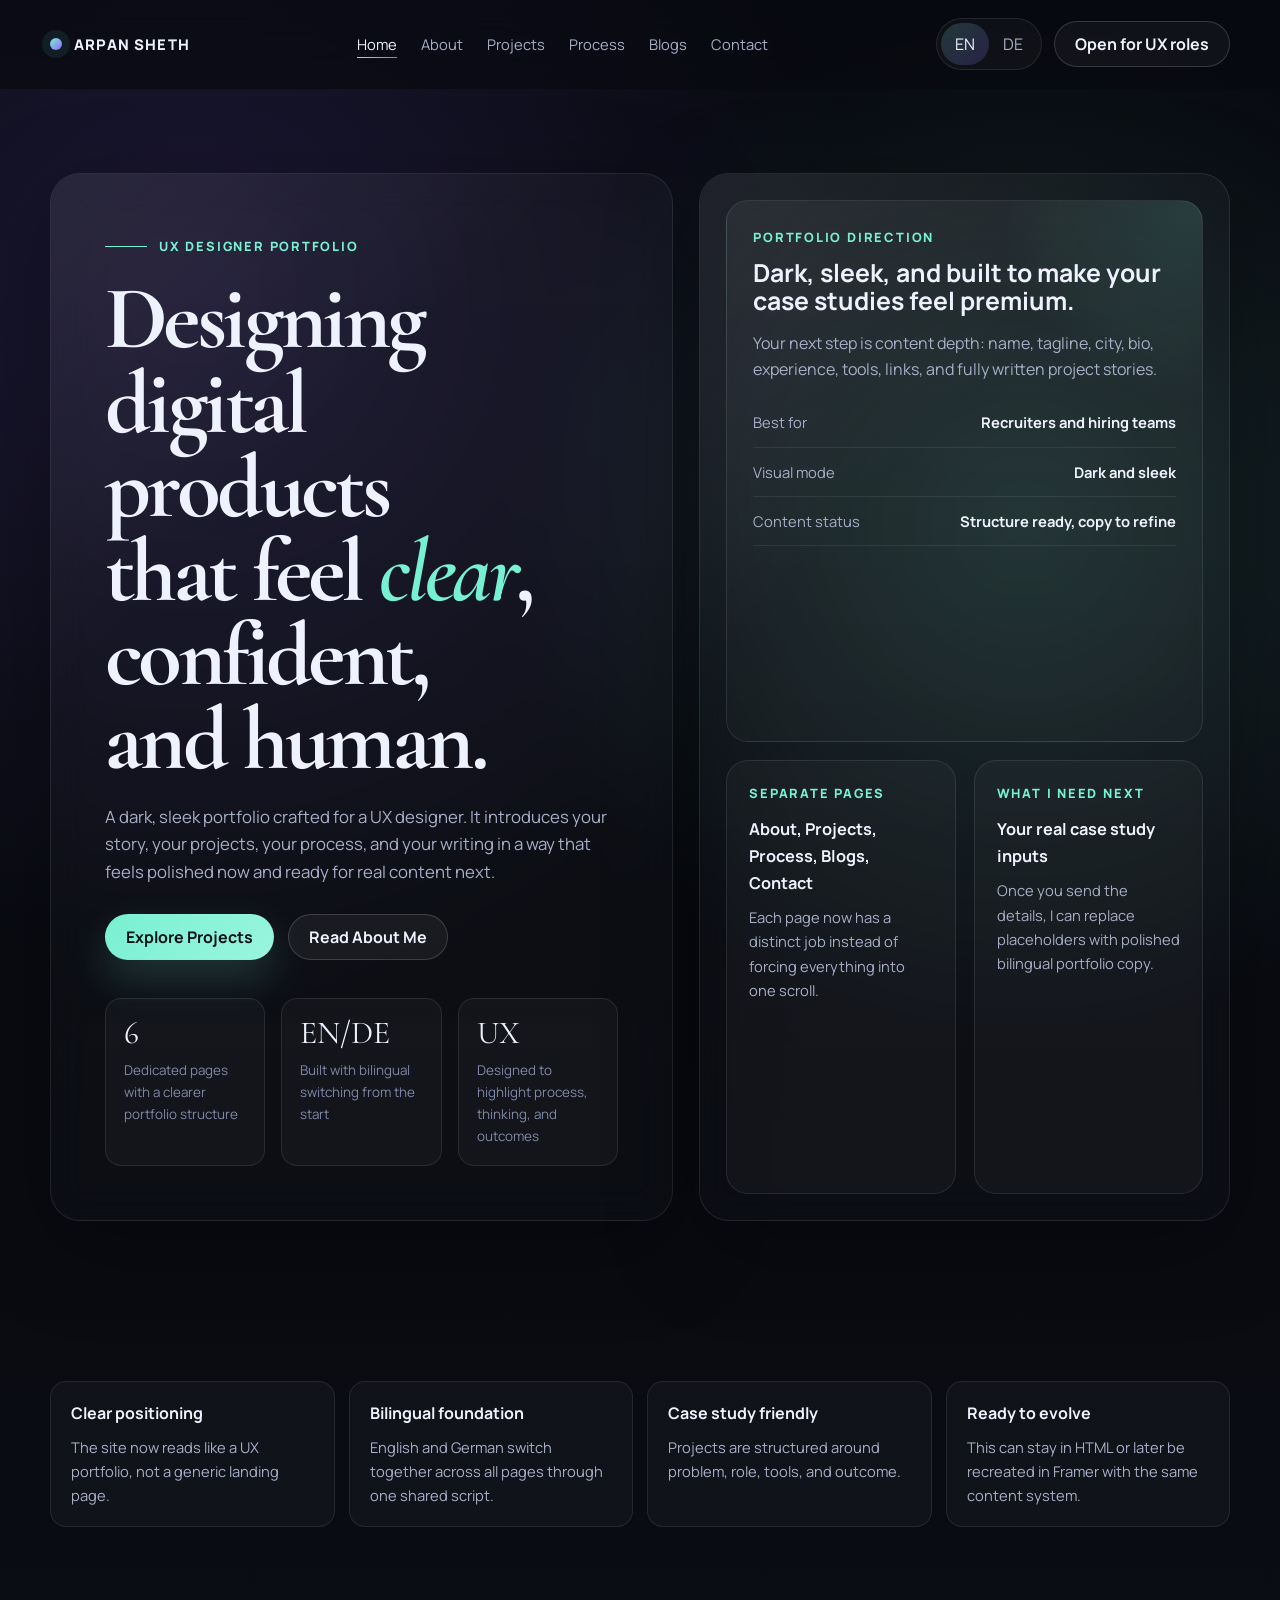
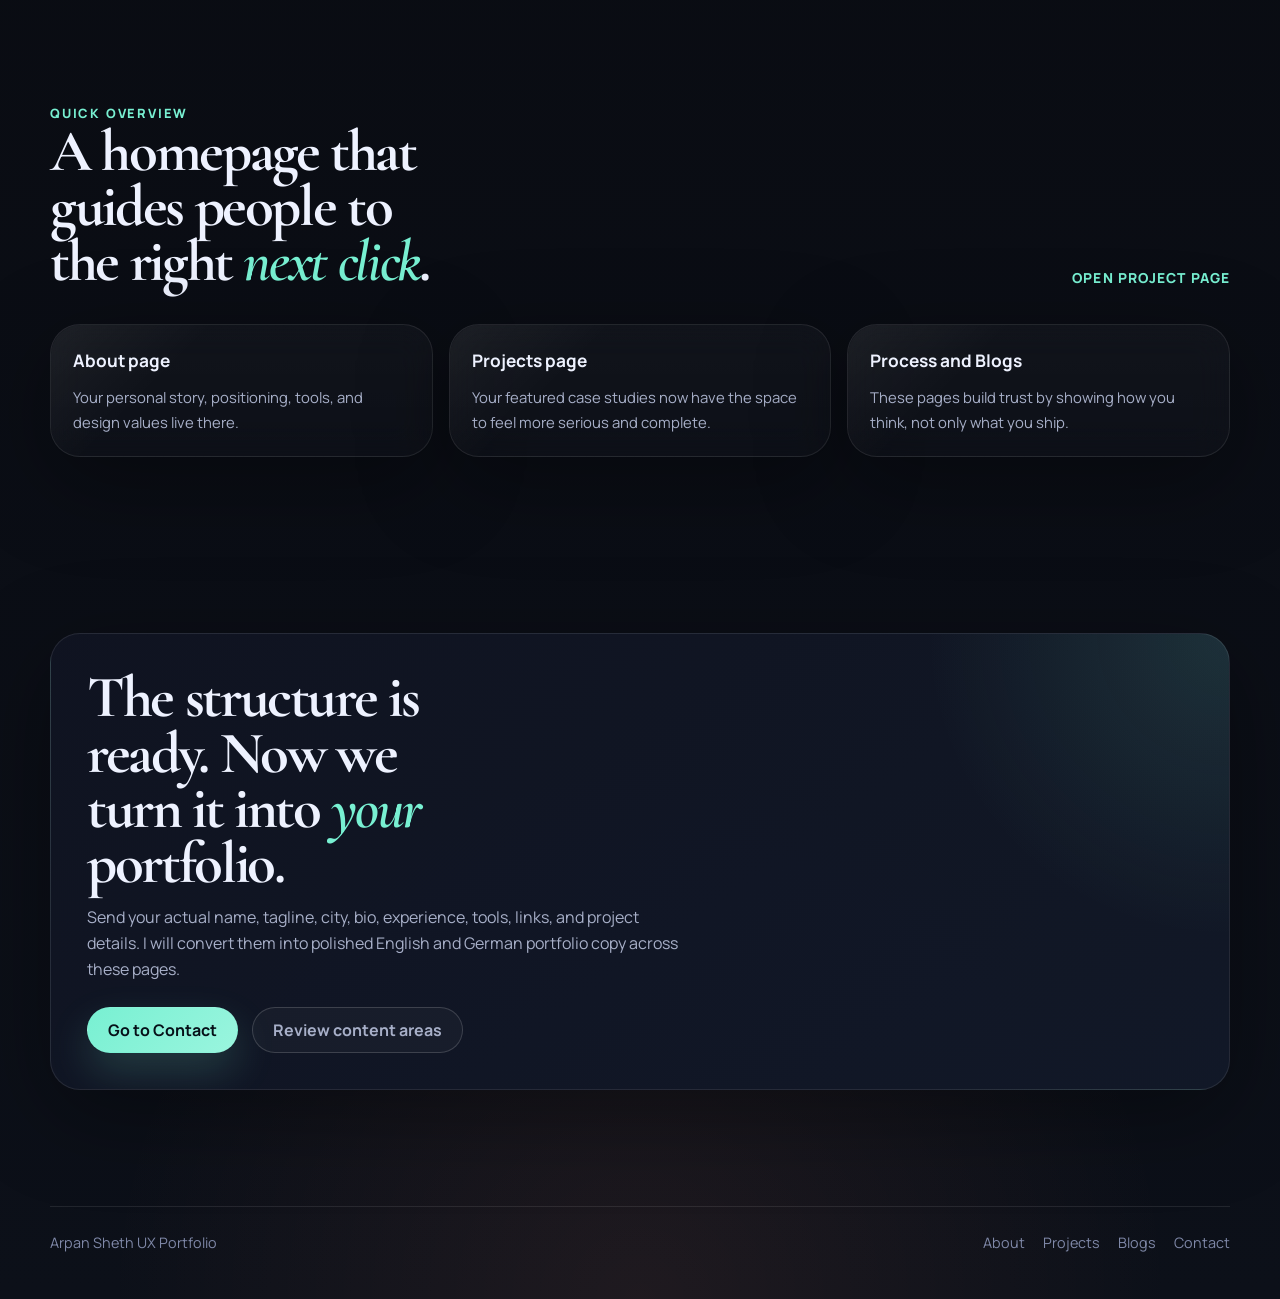
<file: index.html>
<!DOCTYPE html>
<html lang="en">
<head>
  <meta charset="UTF-8">
  <meta name="viewport" content="width=device-width, initial-scale=1.0">
  <title>Arpan Sheth | UX Designer Portfolio</title>
  <meta
    name="description"
    content="Dark bilingual UX portfolio for Arpan Sheth with separate About, Projects, Process, Blogs, and Contact pages."
  >
  <link rel="preconnect" href="https://fonts.googleapis.com">
  <link rel="preconnect" href="https://fonts.gstatic.com" crossorigin>
  <link
    href="https://fonts.googleapis.com/css2?family=Manrope:wght@400;500;600;700;800&family=Cormorant+Garamond:wght@500;600;700&display=swap"
    rel="stylesheet"
  >
  <link rel="stylesheet" href="styles.css">
</head>
<body>
  <header class="site-header" id="siteHeader">
    <div class="shell">
      <nav class="nav" aria-label="Primary">
        <a class="brand" href="index.html">
          <span class="brand-mark"></span>
          <span>Arpan Sheth</span>
        </a>

        <ul class="nav-links">
          <li><a class="active" href="index.html" data-en="Home" data-de="Start">Home</a></li>
          <li><a href="about.html" data-en="About" data-de="Uber mich">About</a></li>
          <li><a href="projects.html" data-en="Projects" data-de="Projekte">Projects</a></li>
          <li><a href="process.html" data-en="Process" data-de="Prozess">Process</a></li>
          <li><a href="blogs.html" data-en="Blogs" data-de="Blog">Blogs</a></li>
          <li><a href="contact.html" data-en="Contact" data-de="Kontakt">Contact</a></li>
        </ul>

        <div class="nav-actions">
          <div class="lang-switch" aria-label="Language switch">
            <button type="button" data-lang-switch="en">EN</button>
            <button type="button" data-lang-switch="de">DE</button>
          </div>
          <a class="nav-cta" href="contact.html" data-en="Open for UX roles" data-de="Offen fur UX Rollen">Open for UX roles</a>
        </div>
      </nav>
    </div>
  </header>

  <main>
    <section class="hero">
      <div class="shell">
        <div class="hero-grid">
          <article class="hero-copy reveal">
            <div class="eyebrow" data-en="UX Designer Portfolio" data-de="UX Designer Portfolio">UX Designer Portfolio</div>
            <h1
              data-en="Designing digital products that feel <em>clear</em>, confident, and human."
              data-de="Ich gestalte digitale Produkte, die sich <em>klar</em>, sicher und menschlich anfuhlen."
            >
              Designing digital products that feel <em>clear</em>, confident, and human.
            </h1>
            <p
              class="hero-lead"
              data-en="A dark, sleek portfolio crafted for a UX designer. It introduces your story, your projects, your process, and your writing in a way that feels polished now and ready for real content next."
              data-de="Ein dunkles, elegantes Portfolio fur einen UX Designer. Es zeigt deine Geschichte, deine Projekte, deinen Prozess und dein Schreiben in einer Form, die jetzt schon stark wirkt und bereit fur echte Inhalte ist."
            >
              A dark, sleek portfolio crafted for a UX designer. It introduces your story, your projects, your process, and your writing in a way that feels polished now and ready for real content next.
            </p>

            <div class="hero-actions">
              <a class="button primary" href="projects.html" data-en="Explore Projects" data-de="Projekte ansehen">Explore Projects</a>
              <a class="button secondary" href="about.html" data-en="Read About Me" data-de="Mehr uber mich">Read About Me</a>
            </div>

            <div class="hero-proof">
              <div class="proof-card">
                <div class="proof-value">6</div>
                <div class="proof-label" data-en="Dedicated pages with a clearer portfolio structure" data-de="Eigene Seiten mit klarerer Portfolio Struktur">Dedicated pages with a clearer portfolio structure</div>
              </div>
              <div class="proof-card">
                <div class="proof-value">EN/DE</div>
                <div class="proof-label" data-en="Built with bilingual switching from the start" data-de="Von Anfang an mit Sprachwechsel aufgebaut">Built with bilingual switching from the start</div>
              </div>
              <div class="proof-card">
                <div class="proof-value">UX</div>
                <div class="proof-label" data-en="Designed to highlight process, thinking, and outcomes" data-de="Entwickelt, um Prozess, Denken und Ergebnisse zu zeigen">Designed to highlight process, thinking, and outcomes</div>
              </div>
            </div>
          </article>

          <aside class="hero-panel reveal">
            <div class="panel-stack">
              <div class="panel-highlight">
                <div class="mini-label" data-en="Portfolio Direction" data-de="Portfolio Richtung">Portfolio Direction</div>
                <div
                  class="panel-title"
                  data-en="Dark, sleek, and built to make your case studies feel premium."
                  data-de="Dunkel, elegant und darauf ausgelegt, deine Case Studies hochwertig wirken zu lassen."
                >
                  Dark, sleek, and built to make your case studies feel premium.
                </div>
                <p
                  class="panel-copy"
                  data-en="Your next step is content depth: name, tagline, city, bio, experience, tools, links, and fully written project stories."
                  data-de="Der nachste Schritt ist inhaltliche Tiefe: Name, Tagline, Stadt, Bio, Erfahrung, Tools, Links und voll ausgearbeitete Projektgeschichten."
                >
                  Your next step is content depth: name, tagline, city, bio, experience, tools, links, and fully written project stories.
                </p>

                <div class="signal-list">
                  <div class="signal-item">
                    <span data-en="Best for" data-de="Am besten fur">Best for</span>
                    <strong data-en="Recruiters and hiring teams" data-de="Recruiter und Hiring Teams">Recruiters and hiring teams</strong>
                  </div>
                  <div class="signal-item">
                    <span data-en="Visual mode" data-de="Visueller Stil">Visual mode</span>
                    <strong data-en="Dark and sleek" data-de="Dunkel und elegant">Dark and sleek</strong>
                  </div>
                  <div class="signal-item">
                    <span data-en="Content status" data-de="Inhaltsstatus">Content status</span>
                    <strong data-en="Structure ready, copy to refine" data-de="Struktur fertig, Texte folgen">Structure ready, copy to refine</strong>
                  </div>
                </div>
              </div>

              <div class="panel-grid">
                <div class="snapshot">
                  <div class="mini-label" data-en="Separate Pages" data-de="Eigene Seiten">Separate Pages</div>
                  <strong data-en="About, Projects, Process, Blogs, Contact" data-de="Uber mich, Projekte, Prozess, Blog, Kontakt">About, Projects, Process, Blogs, Contact</strong>
                  <p data-en="Each page now has a distinct job instead of forcing everything into one scroll." data-de="Jede Seite hat jetzt eine klare Aufgabe, statt alles in einen langen Scroll zu drangen.">Each page now has a distinct job instead of forcing everything into one scroll.</p>
                </div>

                <div class="snapshot">
                  <div class="mini-label" data-en="What I Need Next" data-de="Was ich als Nächstes brauche">What I Need Next</div>
                  <strong data-en="Your real case study inputs" data-de="Deine echten Case Study Inhalte">Your real case study inputs</strong>
                  <p data-en="Once you send the details, I can replace placeholders with polished bilingual portfolio copy." data-de="Sobald du die Details sendest, ersetze ich die Platzhalter durch ausgearbeitete zweisprachige Portfolio Texte.">Once you send the details, I can replace placeholders with polished bilingual portfolio copy.</p>
                </div>
              </div>
            </div>
          </aside>
        </div>
      </div>
    </section>

    <section class="section">
      <div class="shell">
        <div class="marquee reveal">
          <div class="marquee-card">
            <strong data-en="Clear positioning" data-de="Klare Positionierung">Clear positioning</strong>
            <p data-en="The site now reads like a UX portfolio, not a generic landing page." data-de="Die Seite wirkt jetzt wie ein UX Portfolio und nicht wie eine allgemeine Landingpage.">The site now reads like a UX portfolio, not a generic landing page.</p>
          </div>
          <div class="marquee-card">
            <strong data-en="Bilingual foundation" data-de="Zweisprachige Basis">Bilingual foundation</strong>
            <p data-en="English and German switch together across all pages through one shared script." data-de="Englisch und Deutsch wechseln auf allen Seiten uber ein gemeinsames Skript.">English and German switch together across all pages through one shared script.</p>
          </div>
          <div class="marquee-card">
            <strong data-en="Case study friendly" data-de="Case Study freundlich">Case study friendly</strong>
            <p data-en="Projects are structured around problem, role, tools, and outcome." data-de="Projekte sind nach Problem, Rolle, Tools und Ergebnis aufgebaut.">Projects are structured around problem, role, tools, and outcome.</p>
          </div>
          <div class="marquee-card">
            <strong data-en="Ready to evolve" data-de="Bereit zum Ausbau">Ready to evolve</strong>
            <p data-en="This can stay in HTML or later be recreated in Framer with the same content system." data-de="Das kann in HTML bleiben oder spater in Framer mit demselben Inhaltssystem nachgebaut werden.">This can stay in HTML or later be recreated in Framer with the same content system.</p>
          </div>
        </div>
      </div>
    </section>

    <section class="section">
      <div class="shell">
        <div class="section-head reveal">
          <div>
            <div class="section-kicker" data-en="Quick Overview" data-de="Schneller Uberblick">Quick Overview</div>
            <h2
              data-en="A homepage that guides people to the right <em>next click</em>."
              data-de="Eine Startseite, die Besucher zum richtigen <em>nächsten Klick</em> fuhrt."
            >
              A homepage that guides people to the right <em>next click</em>.
            </h2>
          </div>
          <a class="section-link" href="projects.html" data-en="Open project page" data-de="Projektseite offnen">Open project page</a>
        </div>

        <div class="info-grid">
          <article class="info-card reveal">
            <strong data-en="About page" data-de="Uber mich Seite">About page</strong>
            <p data-en="Your personal story, positioning, tools, and design values live there." data-de="Dort stehen deine Geschichte, Positionierung, Tools und Designwerte.">Your personal story, positioning, tools, and design values live there.</p>
          </article>
          <article class="info-card reveal">
            <strong data-en="Projects page" data-de="Projektseite">Projects page</strong>
            <p data-en="Your featured case studies now have the space to feel more serious and complete." data-de="Deine wichtigsten Case Studies haben jetzt genug Raum, um ernsthaft und vollstandig zu wirken.">Your featured case studies now have the space to feel more serious and complete.</p>
          </article>
          <article class="info-card reveal">
            <strong data-en="Process and Blogs" data-de="Prozess und Blog">Process and Blogs</strong>
            <p data-en="These pages build trust by showing how you think, not only what you ship." data-de="Diese Seiten schaffen Vertrauen, weil sie zeigen, wie du denkst und nicht nur, was du gestaltest.">These pages build trust by showing how you think, not only what you ship.</p>
          </article>
        </div>
      </div>
    </section>

    <section class="section">
      <div class="shell">
        <div class="cta-band reveal">
          <h2
            data-en="The structure is ready. Now we turn it into <em>your</em> portfolio."
            data-de="Die Struktur steht. Jetzt machen wir daraus <em>dein</em> Portfolio."
          >
            The structure is ready. Now we turn it into <em>your</em> portfolio.
          </h2>
          <p
            data-en="Send your actual name, tagline, city, bio, experience, tools, links, and project details. I will convert them into polished English and German portfolio copy across these pages."
            data-de="Sende mir deinen echten Namen, deine Tagline, Stadt, Bio, Erfahrung, Tools, Links und Projektdetails. Ich verwandle sie in ausgearbeitete Portfolio Texte auf Englisch und Deutsch."
          >
            Send your actual name, tagline, city, bio, experience, tools, links, and project details. I will convert them into polished English and German portfolio copy across these pages.
          </p>
          <div class="cta-actions">
            <a class="button primary" href="contact.html" data-en="Go to Contact" data-de="Zu Kontakt">Go to Contact</a>
            <a class="button ghost" href="about.html" data-en="Review content areas" data-de="Inhaltsbereiche ansehen">Review content areas</a>
          </div>
        </div>
      </div>
    </section>
  </main>

  <footer class="footer">
    <div class="shell">
      <div class="footer-row">
        <div data-en="Arpan Sheth UX Portfolio" data-de="Arpan Sheth UX Portfolio">Arpan Sheth UX Portfolio</div>
        <div class="footer-links">
          <a href="about.html" data-en="About" data-de="Uber mich">About</a>
          <a href="projects.html" data-en="Projects" data-de="Projekte">Projects</a>
          <a href="blogs.html" data-en="Blogs" data-de="Blog">Blogs</a>
          <a href="contact.html" data-en="Contact" data-de="Kontakt">Contact</a>
        </div>
      </div>
    </div>
  </footer>

  <script src="app.js"></script>
</body>
</html>
</file>
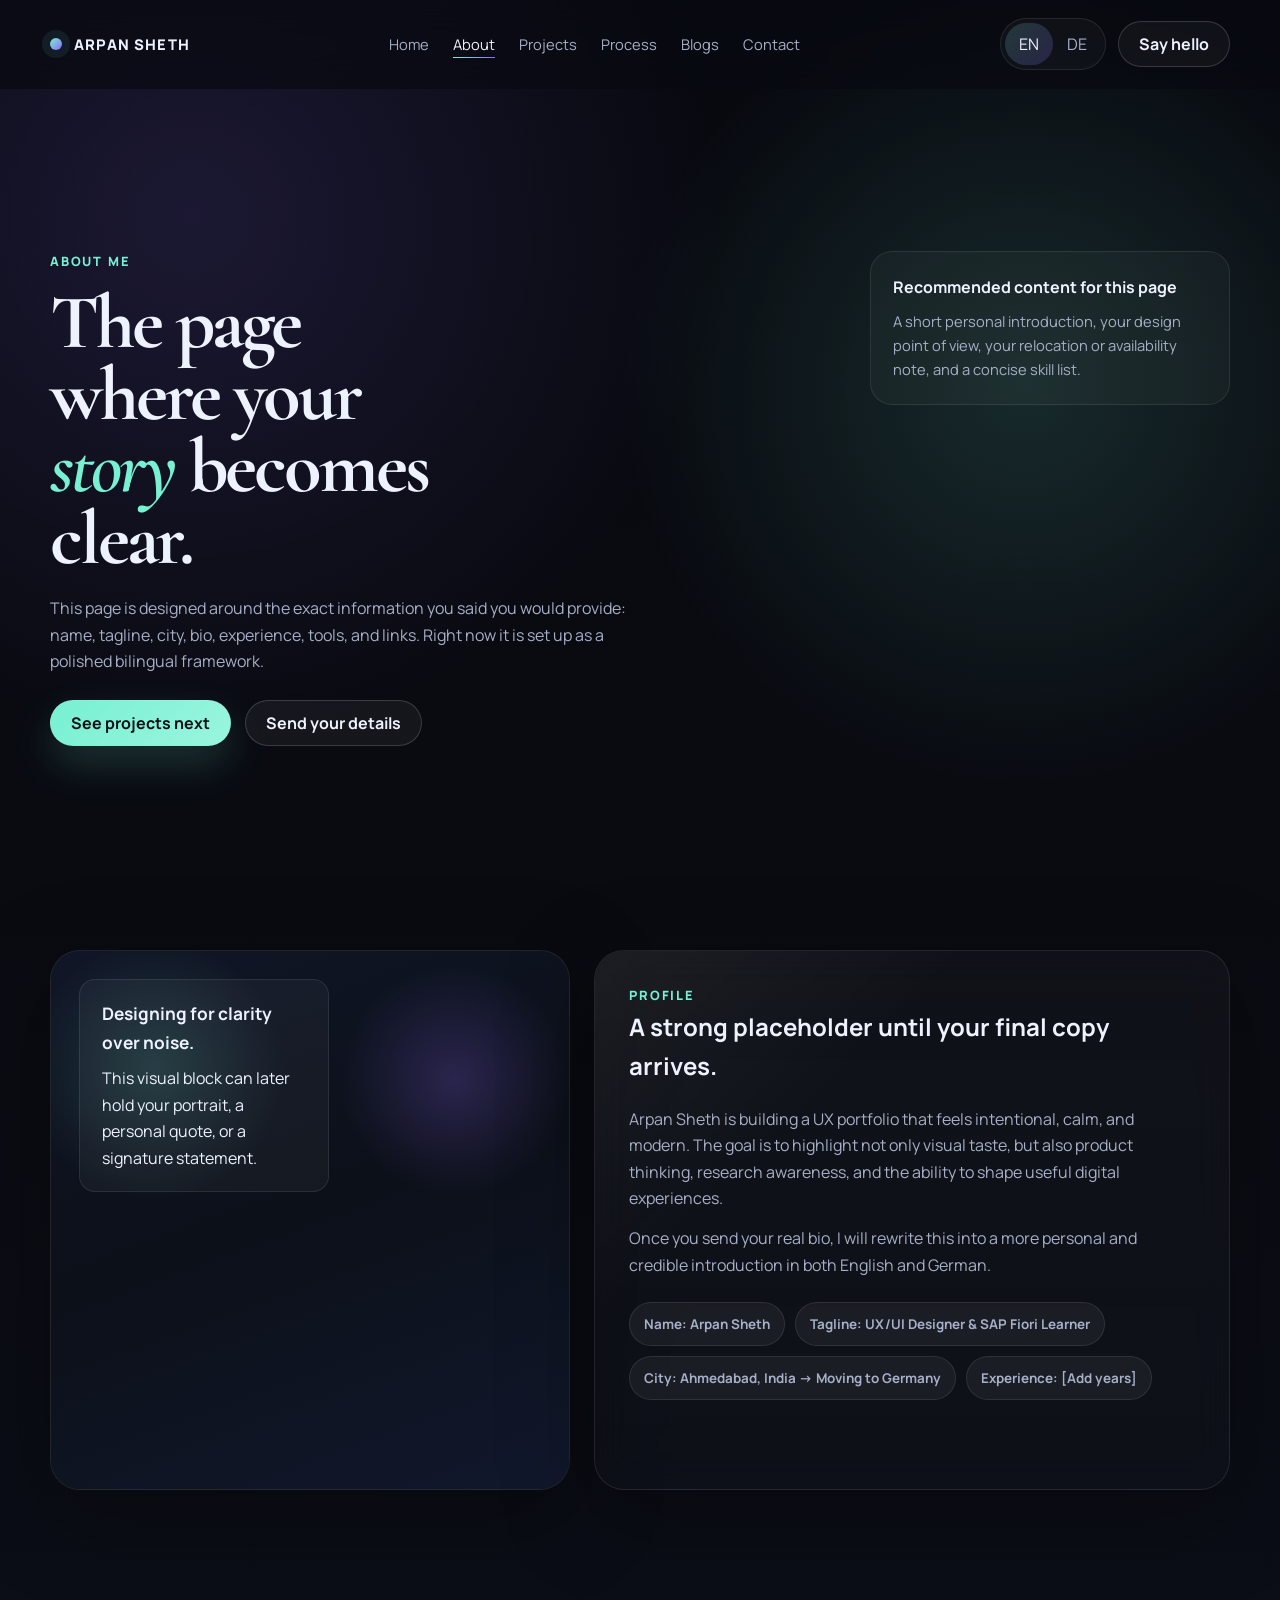
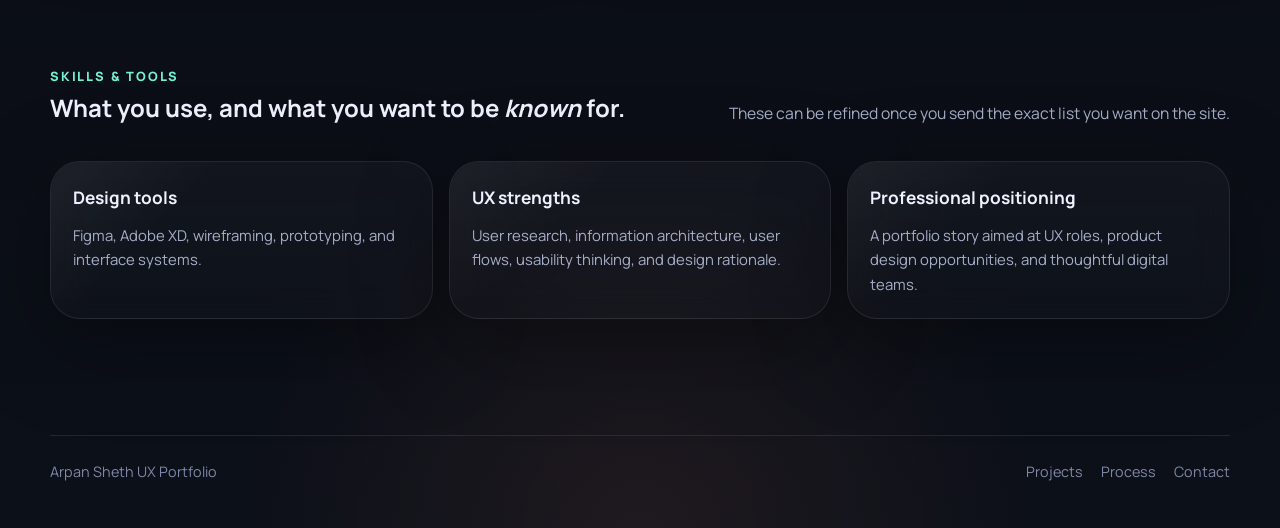
<file: about.html>
<!DOCTYPE html>
<html lang="en">
<head>
  <meta charset="UTF-8">
  <meta name="viewport" content="width=device-width, initial-scale=1.0">
  <title>About | Arpan Sheth UX Portfolio</title>
  <meta name="description" content="About page for Arpan Sheth's bilingual UX portfolio.">
  <link rel="preconnect" href="https://fonts.googleapis.com">
  <link rel="preconnect" href="https://fonts.gstatic.com" crossorigin>
  <link
    href="https://fonts.googleapis.com/css2?family=Manrope:wght@400;500;600;700;800&family=Cormorant+Garamond:wght@500;600;700&display=swap"
    rel="stylesheet"
  >
  <link rel="stylesheet" href="styles.css">
</head>
<body>
  <header class="site-header" id="siteHeader">
    <div class="shell">
      <nav class="nav" aria-label="Primary">
        <a class="brand" href="index.html">
          <span class="brand-mark"></span>
          <span>Arpan Sheth</span>
        </a>

        <ul class="nav-links">
          <li><a href="index.html" data-en="Home" data-de="Start">Home</a></li>
          <li><a class="active" href="about.html" data-en="About" data-de="Uber mich">About</a></li>
          <li><a href="projects.html" data-en="Projects" data-de="Projekte">Projects</a></li>
          <li><a href="process.html" data-en="Process" data-de="Prozess">Process</a></li>
          <li><a href="blogs.html" data-en="Blogs" data-de="Blog">Blogs</a></li>
          <li><a href="contact.html" data-en="Contact" data-de="Kontakt">Contact</a></li>
        </ul>

        <div class="nav-actions">
          <div class="lang-switch" aria-label="Language switch">
            <button type="button" data-lang-switch="en">EN</button>
            <button type="button" data-lang-switch="de">DE</button>
          </div>
          <a class="nav-cta" href="contact.html" data-en="Say hello" data-de="Hallo sagen">Say hello</a>
        </div>
      </nav>
    </div>
  </header>

  <main>
    <section class="page-section">
      <div class="shell">
        <div class="page-hero reveal">
          <div class="page-hero-copy">
            <div class="section-kicker" data-en="About Me" data-de="Uber mich">About Me</div>
            <h1
              data-en="The page where your <em>story</em> becomes clear."
              data-de="Die Seite, auf der deine <em>Geschichte</em> klar wird."
            >
              The page where your <em>story</em> becomes clear.
            </h1>
            <p
              class="page-lead"
              data-en="This page is designed around the exact information you said you would provide: name, tagline, city, bio, experience, tools, and links. Right now it is set up as a polished bilingual framework."
              data-de="Diese Seite ist auf genau die Informationen aufgebaut, die du senden willst: Name, Tagline, Stadt, Bio, Erfahrung, Tools und Links. Im Moment ist sie als ausgearbeiteter zweisprachiger Rahmen vorbereitet."
            >
              This page is designed around the exact information you said you would provide: name, tagline, city, bio, experience, tools, and links. Right now it is set up as a polished bilingual framework.
            </p>
            <div class="page-hero-actions">
              <a class="button primary" href="projects.html" data-en="See projects next" data-de="Als Nächstes Projekte ansehen">See projects next</a>
              <a class="button secondary" href="contact.html" data-en="Send your details" data-de="Deine Details senden">Send your details</a>
            </div>
          </div>

          <aside class="page-side-card reveal">
            <strong data-en="Recommended content for this page" data-de="Empfohlene Inhalte fur diese Seite">Recommended content for this page</strong>
            <p data-en="A short personal introduction, your design point of view, your relocation or availability note, and a concise skill list." data-de="Eine kurze personliche Einfuhrung, dein Design Standpunkt, dein Umzugs oder Verfugbarkeitshinweis und eine kompakte Skill Liste.">A short personal introduction, your design point of view, your relocation or availability note, and a concise skill list.</p>
          </aside>
        </div>
      </div>
    </section>

    <section class="page-section">
      <div class="shell">
        <div class="about-grid">
          <article class="surface-card portrait-card reveal">
            <div class="portrait-fill"></div>
            <div class="portrait-caption">
              <strong data-en="Designing for clarity over noise." data-de="Gestaltung fur Klarheit statt Uberladung.">Designing for clarity over noise.</strong>
              <p data-en="This visual block can later hold your portrait, a personal quote, or a signature statement." data-de="Dieser visuelle Bereich kann spater dein Portrat, ein personliches Zitat oder eine starke Kernbotschaft zeigen.">This visual block can later hold your portrait, a personal quote, or a signature statement.</p>
            </div>
          </article>

          <article class="surface-card pad-lg reveal">
            <div class="section-kicker" data-en="Profile" data-de="Profil">Profile</div>
            <h2 data-en="A strong placeholder until your final copy arrives." data-de="Ein starker Platzhalter, bis dein finaler Text da ist.">A strong placeholder until your final copy arrives.</h2>
            <div class="body-copy" style="margin-top:20px">
              <p
                data-en="Arpan Sheth is building a UX portfolio that feels intentional, calm, and modern. The goal is to highlight not only visual taste, but also product thinking, research awareness, and the ability to shape useful digital experiences."
                data-de="Arpan Sheth baut ein UX Portfolio auf, das bewusst, ruhig und modern wirkt. Das Ziel ist, nicht nur visuellen Geschmack zu zeigen, sondern auch Produktdenken, Research Verstandnis und die Fahigkeit, nutzliche digitale Erlebnisse zu gestalten."
              >
                Arpan Sheth is building a UX portfolio that feels intentional, calm, and modern. The goal is to highlight not only visual taste, but also product thinking, research awareness, and the ability to shape useful digital experiences.
              </p>
              <p
                data-en="Once you send your real bio, I will rewrite this into a more personal and credible introduction in both English and German."
                data-de="Sobald du deine echte Bio sendest, schreibe ich diesen Abschnitt in Englisch und Deutsch personlicher und glaubwurdiger um."
              >
                Once you send your real bio, I will rewrite this into a more personal and credible introduction in both English and German.
              </p>
            </div>

            <div class="tag-cluster" style="margin-top:24px">
              <span class="tag" data-en="Name: Arpan Sheth" data-de="Name: Arpan Sheth">Name: Arpan Sheth</span>
              <span class="tag" data-en="Tagline: UX/UI Designer & SAP Fiori Learner" data-de="Tagline: UX/UI Designer & SAP Fiori Lernender">Tagline: UX/UI Designer & SAP Fiori Learner</span>
              <span class="tag" data-en="City: Ahmedabad, India -> Moving to Germany" data-de="Stadt: Ahmedabad, Indien -> Umzug nach Deutschland">City: Ahmedabad, India -> Moving to Germany</span>
              <span class="tag" data-en="Experience: [Add years]" data-de="Erfahrung: [Jahre hinzufugen]">Experience: [Add years]</span>
            </div>
          </article>
        </div>
      </div>
    </section>

    <section class="page-section">
      <div class="shell">
        <div class="section-head reveal">
          <div>
            <div class="section-kicker" data-en="Skills & Tools" data-de="Skills und Tools">Skills & Tools</div>
            <h2
              data-en="What you use, and what you want to be <em>known</em> for."
              data-de="Was du nutzt und wofur du <em>bekannt</em> sein willst."
            >
              What you use, and what you want to be <em>known</em> for.
            </h2>
          </div>
          <p class="section-intro" data-en="These can be refined once you send the exact list you want on the site." data-de="Diese konnen verfeinert werden, sobald du die genaue Liste fur die Website sendest.">These can be refined once you send the exact list you want on the site.</p>
        </div>

        <div class="skills-grid">
          <article class="info-card reveal">
            <strong data-en="Design tools" data-de="Design Tools">Design tools</strong>
            <p data-en="Figma, Adobe XD, wireframing, prototyping, and interface systems." data-de="Figma, Adobe XD, Wireframing, Prototyping und Interface Systeme.">Figma, Adobe XD, wireframing, prototyping, and interface systems.</p>
          </article>
          <article class="info-card reveal">
            <strong data-en="UX strengths" data-de="UX Starken">UX strengths</strong>
            <p data-en="User research, information architecture, user flows, usability thinking, and design rationale." data-de="User Research, Informationsarchitektur, User Flows, Usability Denken und Design Begrundung.">User research, information architecture, user flows, usability thinking, and design rationale.</p>
          </article>
          <article class="info-card reveal">
            <strong data-en="Professional positioning" data-de="Berufliche Positionierung">Professional positioning</strong>
            <p data-en="A portfolio story aimed at UX roles, product design opportunities, and thoughtful digital teams." data-de="Eine Portfolio Geschichte fur UX Rollen, Product Design Chancen und anspruchsvolle digitale Teams.">A portfolio story aimed at UX roles, product design opportunities, and thoughtful digital teams.</p>
          </article>
        </div>
      </div>
    </section>
  </main>

  <footer class="footer">
    <div class="shell">
      <div class="footer-row">
        <div data-en="Arpan Sheth UX Portfolio" data-de="Arpan Sheth UX Portfolio">Arpan Sheth UX Portfolio</div>
        <div class="footer-links">
          <a href="projects.html" data-en="Projects" data-de="Projekte">Projects</a>
          <a href="process.html" data-en="Process" data-de="Prozess">Process</a>
          <a href="contact.html" data-en="Contact" data-de="Kontakt">Contact</a>
        </div>
      </div>
    </div>
  </footer>

  <script src="app.js"></script>
</body>
</html>
</file>
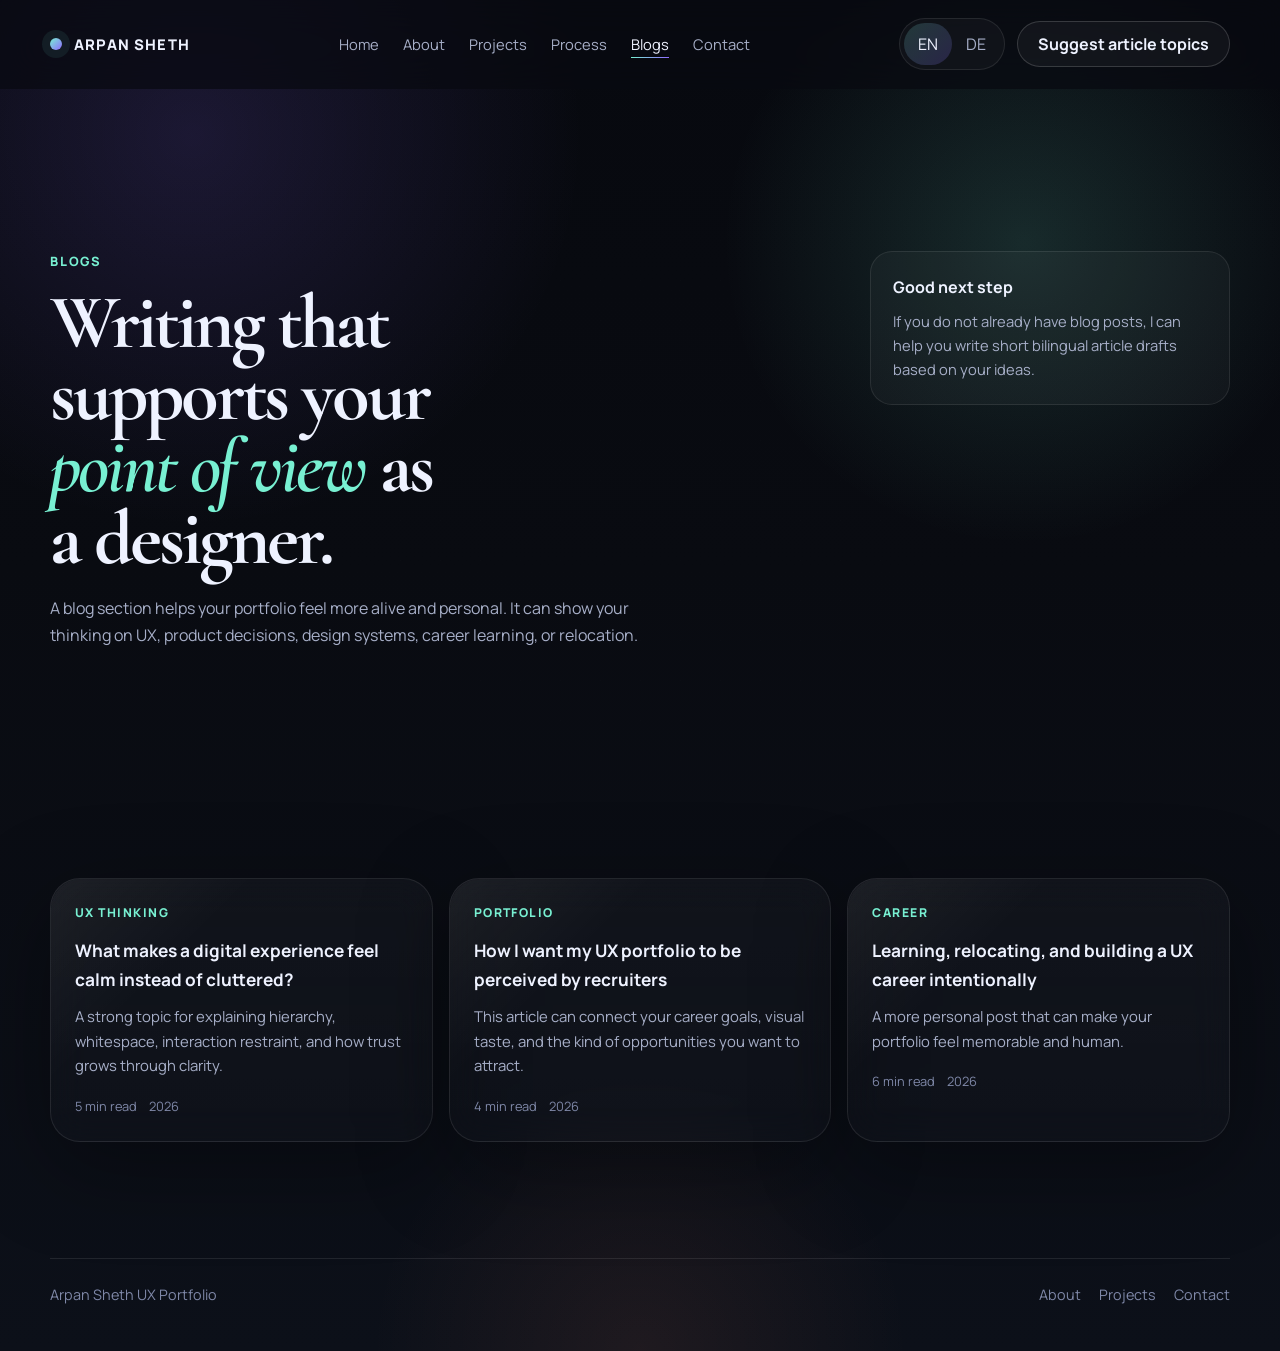
<file: blogs.html>
<!DOCTYPE html>
<html lang="en">
<head>
  <meta charset="UTF-8">
  <meta name="viewport" content="width=device-width, initial-scale=1.0">
  <title>Blogs | Arpan Sheth UX Portfolio</title>
  <meta name="description" content="Blogs page for Arpan Sheth's bilingual UX portfolio.">
  <link rel="preconnect" href="https://fonts.googleapis.com">
  <link rel="preconnect" href="https://fonts.gstatic.com" crossorigin>
  <link
    href="https://fonts.googleapis.com/css2?family=Manrope:wght@400;500;600;700;800&family=Cormorant+Garamond:wght@500;600;700&display=swap"
    rel="stylesheet"
  >
  <link rel="stylesheet" href="styles.css">
</head>
<body>
  <header class="site-header" id="siteHeader">
    <div class="shell">
      <nav class="nav" aria-label="Primary">
        <a class="brand" href="index.html">
          <span class="brand-mark"></span>
          <span>Arpan Sheth</span>
        </a>

        <ul class="nav-links">
          <li><a href="index.html" data-en="Home" data-de="Start">Home</a></li>
          <li><a href="about.html" data-en="About" data-de="Uber mich">About</a></li>
          <li><a href="projects.html" data-en="Projects" data-de="Projekte">Projects</a></li>
          <li><a href="process.html" data-en="Process" data-de="Prozess">Process</a></li>
          <li><a class="active" href="blogs.html" data-en="Blogs" data-de="Blog">Blogs</a></li>
          <li><a href="contact.html" data-en="Contact" data-de="Kontakt">Contact</a></li>
        </ul>

        <div class="nav-actions">
          <div class="lang-switch" aria-label="Language switch">
            <button type="button" data-lang-switch="en">EN</button>
            <button type="button" data-lang-switch="de">DE</button>
          </div>
          <a class="nav-cta" href="contact.html" data-en="Suggest article topics" data-de="Artikeltopics senden">Suggest article topics</a>
        </div>
      </nav>
    </div>
  </header>

  <main>
    <section class="page-section">
      <div class="shell">
        <div class="page-hero reveal">
          <div class="page-hero-copy">
            <div class="section-kicker" data-en="Blogs" data-de="Blog">Blogs</div>
            <h1
              data-en="Writing that supports your <em>point of view</em> as a designer."
              data-de="Texte, die deinen <em>Standpunkt</em> als Designer unterstutzen."
            >
              Writing that supports your <em>point of view</em> as a designer.
            </h1>
            <p
              class="page-lead"
              data-en="A blog section helps your portfolio feel more alive and personal. It can show your thinking on UX, product decisions, design systems, career learning, or relocation."
              data-de="Ein Blog Bereich macht dein Portfolio lebendiger und personlicher. Er kann dein Denken zu UX, Produktentscheidungen, Designsystemen, Lernen oder Umzug zeigen."
            >
              A blog section helps your portfolio feel more alive and personal. It can show your thinking on UX, product decisions, design systems, career learning, or relocation.
            </p>
          </div>

          <aside class="page-side-card reveal">
            <strong data-en="Good next step" data-de="Guter nächster Schritt">Good next step</strong>
            <p data-en="If you do not already have blog posts, I can help you write short bilingual article drafts based on your ideas." data-de="Wenn du noch keine Blogartikel hast, kann ich dir helfen, kurze zweisprachige Entwurfe auf Basis deiner Ideen zu schreiben.">If you do not already have blog posts, I can help you write short bilingual article drafts based on your ideas.</p>
          </aside>
        </div>
      </div>
    </section>

    <section class="page-section">
      <div class="shell">
        <div class="blog-grid">
          <article class="blog-card reveal">
            <div class="blog-type" data-en="UX Thinking" data-de="UX Denken">UX Thinking</div>
            <h3 data-en="What makes a digital experience feel calm instead of cluttered?" data-de="Was macht ein digitales Erlebnis ruhig statt uberladen?">What makes a digital experience feel calm instead of cluttered?</h3>
            <p data-en="A strong topic for explaining hierarchy, whitespace, interaction restraint, and how trust grows through clarity." data-de="Ein starkes Thema, um Hierarchie, Weissraum, Zuruckhaltung in Interaktionen und Vertrauen durch Klarheit zu erklaren.">A strong topic for explaining hierarchy, whitespace, interaction restraint, and how trust grows through clarity.</p>
            <div class="blog-meta">
              <span data-en="5 min read" data-de="5 Min Lesezeit">5 min read</span>
              <span>2026</span>
            </div>
          </article>
          <article class="blog-card reveal">
            <div class="blog-type" data-en="Portfolio" data-de="Portfolio">Portfolio</div>
            <h3 data-en="How I want my UX portfolio to be perceived by recruiters" data-de="Wie Recruiter mein UX Portfolio wahrnehmen sollen">How I want my UX portfolio to be perceived by recruiters</h3>
            <p data-en="This article can connect your career goals, visual taste, and the kind of opportunities you want to attract." data-de="Dieser Artikel kann deine Karriereziele, deinen visuellen Geschmack und die Art von Chancen verbinden, die du anziehen willst.">This article can connect your career goals, visual taste, and the kind of opportunities you want to attract.</p>
            <div class="blog-meta">
              <span data-en="4 min read" data-de="4 Min Lesezeit">4 min read</span>
              <span>2026</span>
            </div>
          </article>
          <article class="blog-card reveal">
            <div class="blog-type" data-en="Career" data-de="Karriere">Career</div>
            <h3 data-en="Learning, relocating, and building a UX career intentionally" data-de="Lernen, umziehen und eine UX Karriere bewusst aufbauen">Learning, relocating, and building a UX career intentionally</h3>
            <p data-en="A more personal post that can make your portfolio feel memorable and human." data-de="Ein personlicherer Beitrag, der dein Portfolio merkbarer und menschlicher machen kann.">A more personal post that can make your portfolio feel memorable and human.</p>
            <div class="blog-meta">
              <span data-en="6 min read" data-de="6 Min Lesezeit">6 min read</span>
              <span>2026</span>
            </div>
          </article>
        </div>
      </div>
    </section>
  </main>

  <footer class="footer">
    <div class="shell">
      <div class="footer-row">
        <div data-en="Arpan Sheth UX Portfolio" data-de="Arpan Sheth UX Portfolio">Arpan Sheth UX Portfolio</div>
        <div class="footer-links">
          <a href="about.html" data-en="About" data-de="Uber mich">About</a>
          <a href="projects.html" data-en="Projects" data-de="Projekte">Projects</a>
          <a href="contact.html" data-en="Contact" data-de="Kontakt">Contact</a>
        </div>
      </div>
    </div>
  </footer>

  <script src="app.js"></script>
</body>
</html>
</file>
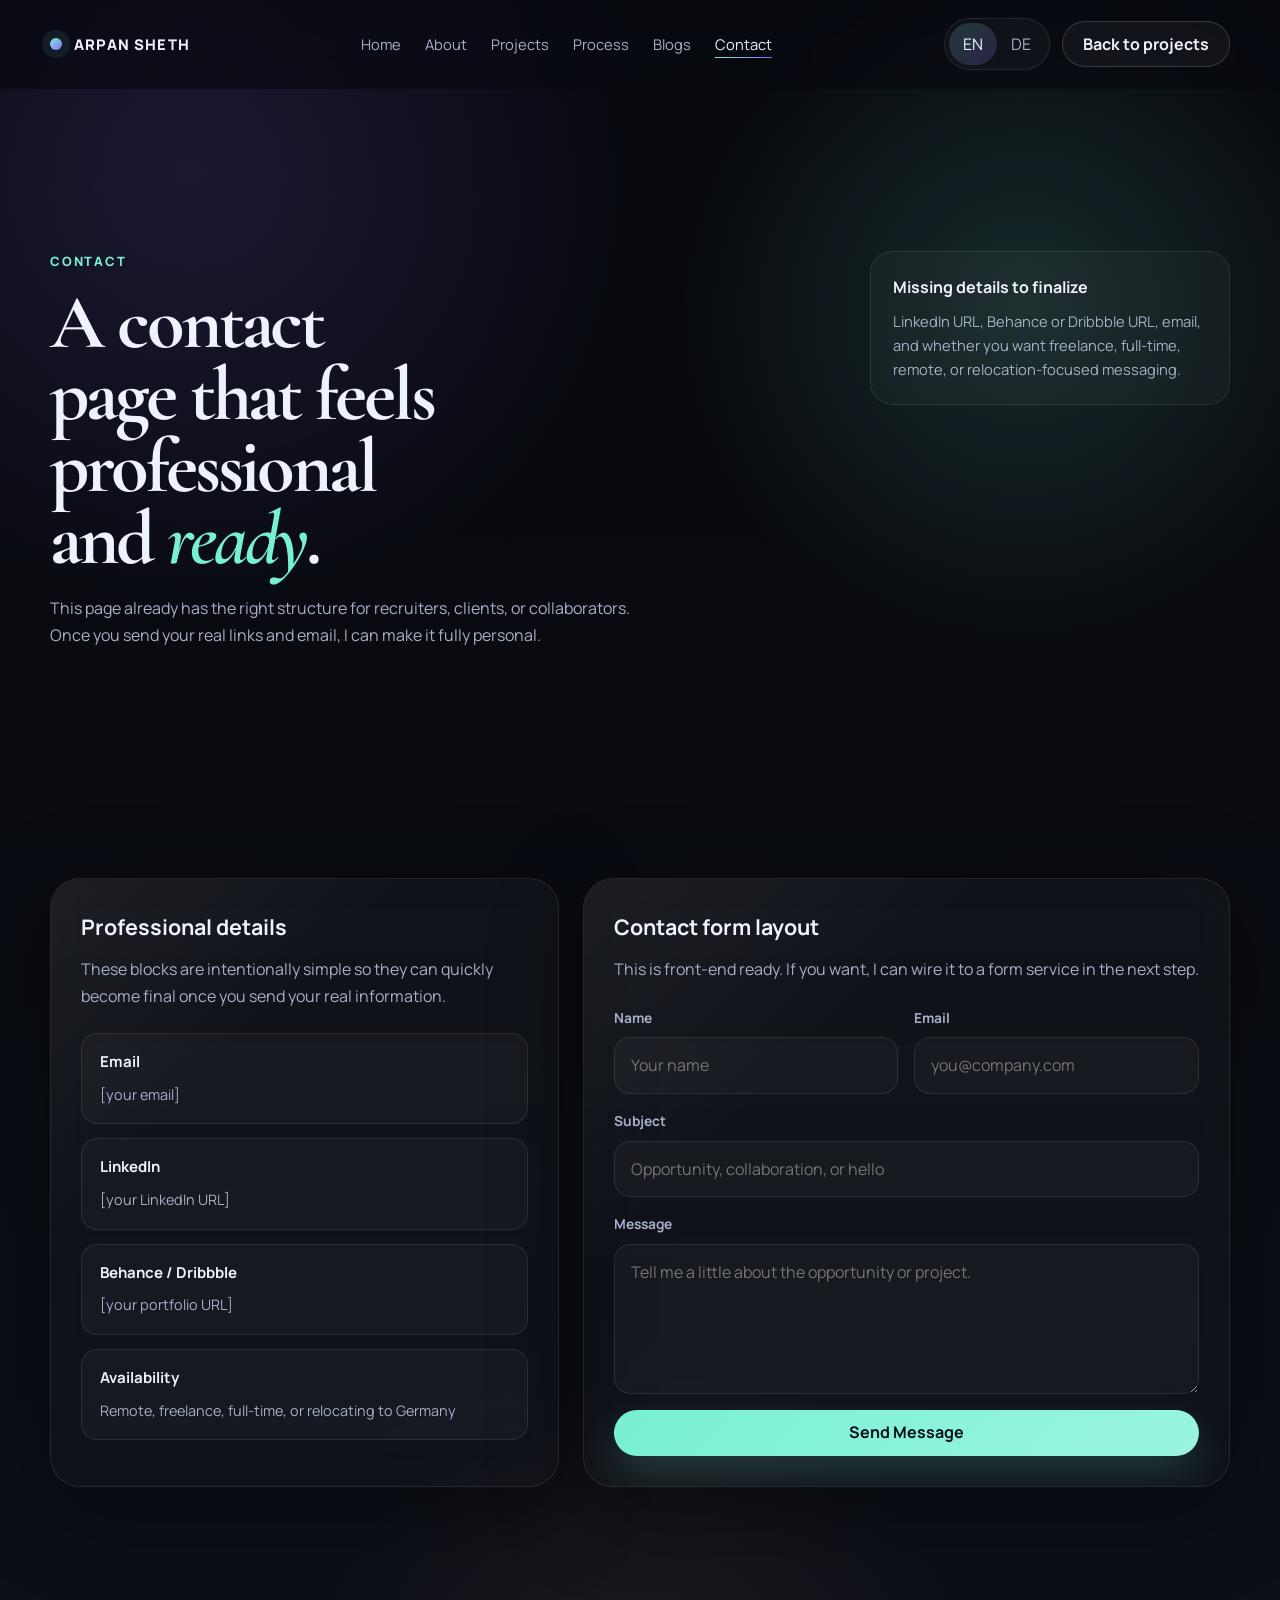
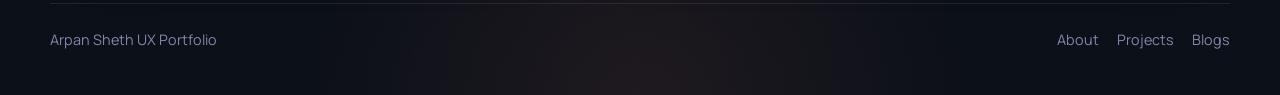
<file: contact.html>
<!DOCTYPE html>
<html lang="en">
<head>
  <meta charset="UTF-8">
  <meta name="viewport" content="width=device-width, initial-scale=1.0">
  <title>Contact | Arpan Sheth UX Portfolio</title>
  <meta name="description" content="Contact page for Arpan Sheth's bilingual UX portfolio.">
  <link rel="preconnect" href="https://fonts.googleapis.com">
  <link rel="preconnect" href="https://fonts.gstatic.com" crossorigin>
  <link
    href="https://fonts.googleapis.com/css2?family=Manrope:wght@400;500;600;700;800&family=Cormorant+Garamond:wght@500;600;700&display=swap"
    rel="stylesheet"
  >
  <link rel="stylesheet" href="styles.css">
</head>
<body>
  <header class="site-header" id="siteHeader">
    <div class="shell">
      <nav class="nav" aria-label="Primary">
        <a class="brand" href="index.html">
          <span class="brand-mark"></span>
          <span>Arpan Sheth</span>
        </a>

        <ul class="nav-links">
          <li><a href="index.html" data-en="Home" data-de="Start">Home</a></li>
          <li><a href="about.html" data-en="About" data-de="Uber mich">About</a></li>
          <li><a href="projects.html" data-en="Projects" data-de="Projekte">Projects</a></li>
          <li><a href="process.html" data-en="Process" data-de="Prozess">Process</a></li>
          <li><a href="blogs.html" data-en="Blogs" data-de="Blog">Blogs</a></li>
          <li><a class="active" href="contact.html" data-en="Contact" data-de="Kontakt">Contact</a></li>
        </ul>

        <div class="nav-actions">
          <div class="lang-switch" aria-label="Language switch">
            <button type="button" data-lang-switch="en">EN</button>
            <button type="button" data-lang-switch="de">DE</button>
          </div>
          <a class="nav-cta" href="projects.html" data-en="Back to projects" data-de="Zuruck zu Projekten">Back to projects</a>
        </div>
      </nav>
    </div>
  </header>

  <main>
    <section class="page-section">
      <div class="shell">
        <div class="page-hero reveal">
          <div class="page-hero-copy">
            <div class="section-kicker" data-en="Contact" data-de="Kontakt">Contact</div>
            <h1
              data-en="A contact page that feels professional and <em>ready</em>."
              data-de="Eine Kontaktseite, die professionell und <em>bereit</em> wirkt."
            >
              A contact page that feels professional and <em>ready</em>.
            </h1>
            <p
              class="page-lead"
              data-en="This page already has the right structure for recruiters, clients, or collaborators. Once you send your real links and email, I can make it fully personal."
              data-de="Diese Seite hat bereits die richtige Struktur fur Recruiter, Kunden oder Kollaborationen. Sobald du deine echten Links und deine E Mail sendest, mache ich sie voll personlich."
            >
              This page already has the right structure for recruiters, clients, or collaborators. Once you send your real links and email, I can make it fully personal.
            </p>
          </div>

          <aside class="page-side-card reveal">
            <strong data-en="Missing details to finalize" data-de="Fehlende Details fur den Feinschliff">Missing details to finalize</strong>
            <p data-en="LinkedIn URL, Behance or Dribbble URL, email, and whether you want freelance, full-time, remote, or relocation-focused messaging." data-de="LinkedIn URL, Behance oder Dribbble URL, E Mail und ob du Nachrichten fur Freelance, Vollzeit, Remote oder Umzug fokussieren willst.">LinkedIn URL, Behance or Dribbble URL, email, and whether you want freelance, full-time, remote, or relocation-focused messaging.</p>
          </aside>
        </div>
      </div>
    </section>

    <section class="page-section">
      <div class="shell">
        <div class="contact-grid">
          <article class="contact-card reveal">
            <h3 data-en="Professional details" data-de="Professionelle Details">Professional details</h3>
            <p data-en="These blocks are intentionally simple so they can quickly become final once you send your real information." data-de="Diese Bereiche sind bewusst einfach gehalten, damit sie schnell final werden konnen, sobald du deine echten Informationen sendest.">These blocks are intentionally simple so they can quickly become final once you send your real information.</p>

            <div class="contact-list">
              <div class="contact-item">
                <strong data-en="Email" data-de="E Mail">Email</strong>
                <span>[your email]</span>
              </div>
              <div class="contact-item">
                <strong>LinkedIn</strong>
                <span>[your LinkedIn URL]</span>
              </div>
              <div class="contact-item">
                <strong data-en="Behance / Dribbble" data-de="Behance / Dribbble">Behance / Dribbble</strong>
                <span>[your portfolio URL]</span>
              </div>
              <div class="contact-item">
                <strong data-en="Availability" data-de="Verfugbarkeit">Availability</strong>
                <span data-en="Remote, freelance, full-time, or relocating to Germany" data-de="Remote, Freelance, Vollzeit oder Umzug nach Deutschland">Remote, freelance, full-time, or relocating to Germany</span>
              </div>
            </div>
          </article>

          <article class="contact-form reveal">
            <h3 data-en="Contact form layout" data-de="Kontaktformular Layout">Contact form layout</h3>
            <p data-en="This is front-end ready. If you want, I can wire it to a form service in the next step." data-de="Dies ist im Frontend bereit. Wenn du willst, kann ich es im nachsten Schritt an einen Form Service anbinden.">This is front-end ready. If you want, I can wire it to a form service in the next step.</p>

            <form class="form-grid">
              <div class="field">
                <label for="name" data-en="Name" data-de="Name">Name</label>
                <input id="name" type="text" placeholder="Your name">
              </div>
              <div class="field">
                <label for="email" data-en="Email" data-de="E Mail">Email</label>
                <input id="email" type="email" placeholder="you@company.com">
              </div>
              <div class="field full">
                <label for="subject" data-en="Subject" data-de="Betreff">Subject</label>
                <input id="subject" type="text" placeholder="Opportunity, collaboration, or hello">
              </div>
              <div class="field full">
                <label for="message" data-en="Message" data-de="Nachricht">Message</label>
                <textarea id="message" placeholder="Tell me a little about the opportunity or project."></textarea>
              </div>
              <div class="field full">
                <button class="button primary" type="button" data-en="Send Message" data-de="Nachricht senden">Send Message</button>
              </div>
            </form>
          </article>
        </div>
      </div>
    </section>
  </main>

  <footer class="footer">
    <div class="shell">
      <div class="footer-row">
        <div data-en="Arpan Sheth UX Portfolio" data-de="Arpan Sheth UX Portfolio">Arpan Sheth UX Portfolio</div>
        <div class="footer-links">
          <a href="about.html" data-en="About" data-de="Uber mich">About</a>
          <a href="projects.html" data-en="Projects" data-de="Projekte">Projects</a>
          <a href="blogs.html" data-en="Blogs" data-de="Blog">Blogs</a>
        </div>
      </div>
    </div>
  </footer>

  <script src="app.js"></script>
</body>
</html>
</file>
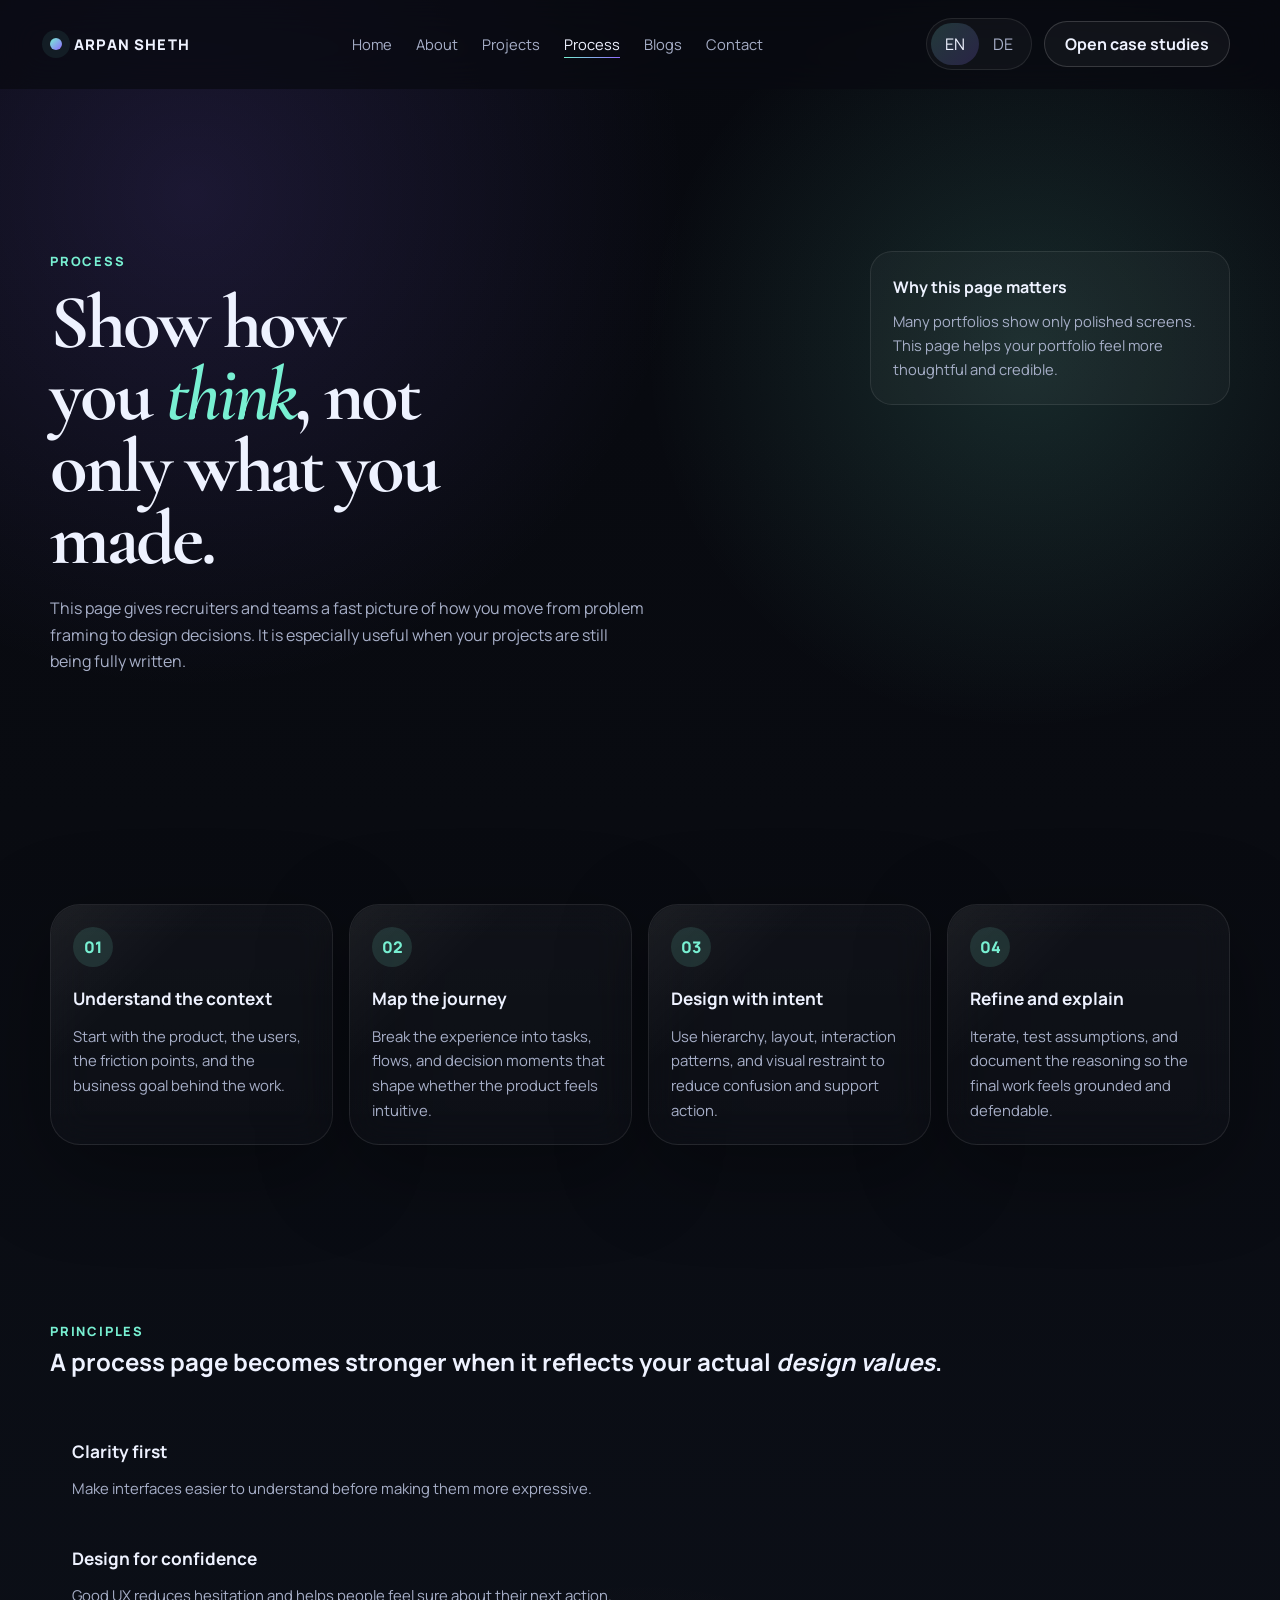
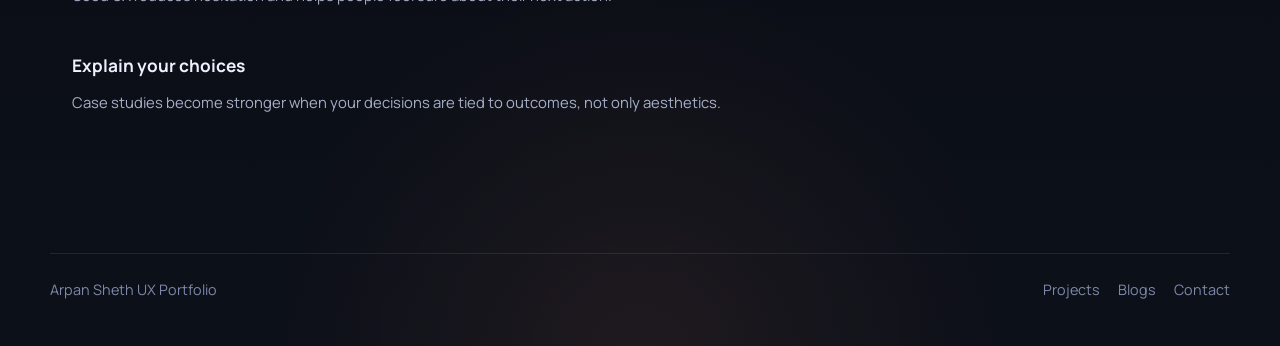
<file: process.html>
<!DOCTYPE html>
<html lang="en">
<head>
  <meta charset="UTF-8">
  <meta name="viewport" content="width=device-width, initial-scale=1.0">
  <title>Process | Arpan Sheth UX Portfolio</title>
  <meta name="description" content="Process page for Arpan Sheth's bilingual UX portfolio.">
  <link rel="preconnect" href="https://fonts.googleapis.com">
  <link rel="preconnect" href="https://fonts.gstatic.com" crossorigin>
  <link
    href="https://fonts.googleapis.com/css2?family=Manrope:wght@400;500;600;700;800&family=Cormorant+Garamond:wght@500;600;700&display=swap"
    rel="stylesheet"
  >
  <link rel="stylesheet" href="styles.css">
</head>
<body>
  <header class="site-header" id="siteHeader">
    <div class="shell">
      <nav class="nav" aria-label="Primary">
        <a class="brand" href="index.html">
          <span class="brand-mark"></span>
          <span>Arpan Sheth</span>
        </a>

        <ul class="nav-links">
          <li><a href="index.html" data-en="Home" data-de="Start">Home</a></li>
          <li><a href="about.html" data-en="About" data-de="Uber mich">About</a></li>
          <li><a href="projects.html" data-en="Projects" data-de="Projekte">Projects</a></li>
          <li><a class="active" href="process.html" data-en="Process" data-de="Prozess">Process</a></li>
          <li><a href="blogs.html" data-en="Blogs" data-de="Blog">Blogs</a></li>
          <li><a href="contact.html" data-en="Contact" data-de="Kontakt">Contact</a></li>
        </ul>

        <div class="nav-actions">
          <div class="lang-switch" aria-label="Language switch">
            <button type="button" data-lang-switch="en">EN</button>
            <button type="button" data-lang-switch="de">DE</button>
          </div>
          <a class="nav-cta" href="projects.html" data-en="Open case studies" data-de="Case Studies offnen">Open case studies</a>
        </div>
      </nav>
    </div>
  </header>

  <main>
    <section class="page-section">
      <div class="shell">
        <div class="page-hero reveal">
          <div class="page-hero-copy">
            <div class="section-kicker" data-en="Process" data-de="Prozess">Process</div>
            <h1
              data-en="Show how you <em>think</em>, not only what you made."
              data-de="Zeige, wie du <em>denkst</em> und nicht nur, was du gestaltet hast."
            >
              Show how you <em>think</em>, not only what you made.
            </h1>
            <p
              class="page-lead"
              data-en="This page gives recruiters and teams a fast picture of how you move from problem framing to design decisions. It is especially useful when your projects are still being fully written."
              data-de="Diese Seite gibt Recruitern und Teams einen schnellen Eindruck davon, wie du von der Problemdefinition zu Designentscheidungen kommst. Sie ist besonders hilfreich, solange deine Projekte noch voll ausgearbeitet werden."
            >
              This page gives recruiters and teams a fast picture of how you move from problem framing to design decisions. It is especially useful when your projects are still being fully written.
            </p>
          </div>

          <aside class="page-side-card reveal">
            <strong data-en="Why this page matters" data-de="Warum diese Seite wichtig ist">Why this page matters</strong>
            <p data-en="Many portfolios show only polished screens. This page helps your portfolio feel more thoughtful and credible." data-de="Viele Portfolios zeigen nur fertige Screens. Diese Seite macht dein Portfolio durchdachter und glaubwurdiger.">Many portfolios show only polished screens. This page helps your portfolio feel more thoughtful and credible.</p>
          </aside>
        </div>
      </div>
    </section>

    <section class="page-section">
      <div class="shell">
        <div class="timeline-grid">
          <article class="timeline-card reveal">
            <div class="step">01</div>
            <h3 data-en="Understand the context" data-de="Kontext verstehen">Understand the context</h3>
            <p data-en="Start with the product, the users, the friction points, and the business goal behind the work." data-de="Starte mit dem Produkt, den Nutzern, den Reibungspunkten und dem Business Ziel hinter der Arbeit.">Start with the product, the users, the friction points, and the business goal behind the work.</p>
          </article>
          <article class="timeline-card reveal">
            <div class="step">02</div>
            <h3 data-en="Map the journey" data-de="Journey abbilden">Map the journey</h3>
            <p data-en="Break the experience into tasks, flows, and decision moments that shape whether the product feels intuitive." data-de="Teile das Erlebnis in Aufgaben, Flows und Entscheidungsmomente auf, die daruber entscheiden, ob sich das Produkt intuitiv anfuhlt.">Break the experience into tasks, flows, and decision moments that shape whether the product feels intuitive.</p>
          </article>
          <article class="timeline-card reveal">
            <div class="step">03</div>
            <h3 data-en="Design with intent" data-de="Bewusst gestalten">Design with intent</h3>
            <p data-en="Use hierarchy, layout, interaction patterns, and visual restraint to reduce confusion and support action." data-de="Nutze Hierarchie, Layout, Interaktionsmuster und visuelle Zuruckhaltung, um Verwirrung zu reduzieren und Handlungen zu unterstutzen.">Use hierarchy, layout, interaction patterns, and visual restraint to reduce confusion and support action.</p>
          </article>
          <article class="timeline-card reveal">
            <div class="step">04</div>
            <h3 data-en="Refine and explain" data-de="Verfeinern und erklaren">Refine and explain</h3>
            <p data-en="Iterate, test assumptions, and document the reasoning so the final work feels grounded and defendable." data-de="Iteriere, prufe Annahmen und dokumentiere die Begrundung, damit die finale Arbeit fundiert und nachvollziehbar wirkt.">Iterate, test assumptions, and document the reasoning so the final work feels grounded and defendable.</p>
          </article>
        </div>
      </div>
    </section>

    <section class="page-section">
      <div class="shell">
        <div class="section-head reveal">
          <div>
            <div class="section-kicker" data-en="Principles" data-de="Prinzipien">Principles</div>
            <h2
              data-en="A process page becomes stronger when it reflects your actual <em>design values</em>."
              data-de="Eine Prozessseite wird starker, wenn sie deine echten <em>Designwerte</em> zeigt."
            >
              A process page becomes stronger when it reflects your actual <em>design values</em>.
            </h2>
          </div>
        </div>

        <div class="principles">
          <article class="principle reveal">
            <strong data-en="Clarity first" data-de="Klarheit zuerst">Clarity first</strong>
            <p data-en="Make interfaces easier to understand before making them more expressive." data-de="Mache Interfaces zuerst leichter verstandlich, bevor du sie ausdrucksstarker machst.">Make interfaces easier to understand before making them more expressive.</p>
          </article>
          <article class="principle reveal">
            <strong data-en="Design for confidence" data-de="Fur Sicherheit gestalten">Design for confidence</strong>
            <p data-en="Good UX reduces hesitation and helps people feel sure about their next action." data-de="Gute UX reduziert Zogern und hilft Menschen, sich bei ihrer nachsten Handlung sicher zu fuhlen.">Good UX reduces hesitation and helps people feel sure about their next action.</p>
          </article>
          <article class="principle reveal">
            <strong data-en="Explain your choices" data-de="Entscheidungen erklaren">Explain your choices</strong>
            <p data-en="Case studies become stronger when your decisions are tied to outcomes, not only aesthetics." data-de="Case Studies werden starker, wenn deine Entscheidungen mit Ergebnissen und nicht nur mit Asthetik verbunden sind.">Case studies become stronger when your decisions are tied to outcomes, not only aesthetics.</p>
          </article>
        </div>
      </div>
    </section>
  </main>

  <footer class="footer">
    <div class="shell">
      <div class="footer-row">
        <div data-en="Arpan Sheth UX Portfolio" data-de="Arpan Sheth UX Portfolio">Arpan Sheth UX Portfolio</div>
        <div class="footer-links">
          <a href="projects.html" data-en="Projects" data-de="Projekte">Projects</a>
          <a href="blogs.html" data-en="Blogs" data-de="Blog">Blogs</a>
          <a href="contact.html" data-en="Contact" data-de="Kontakt">Contact</a>
        </div>
      </div>
    </div>
  </footer>

  <script src="app.js"></script>
</body>
</html>
</file>
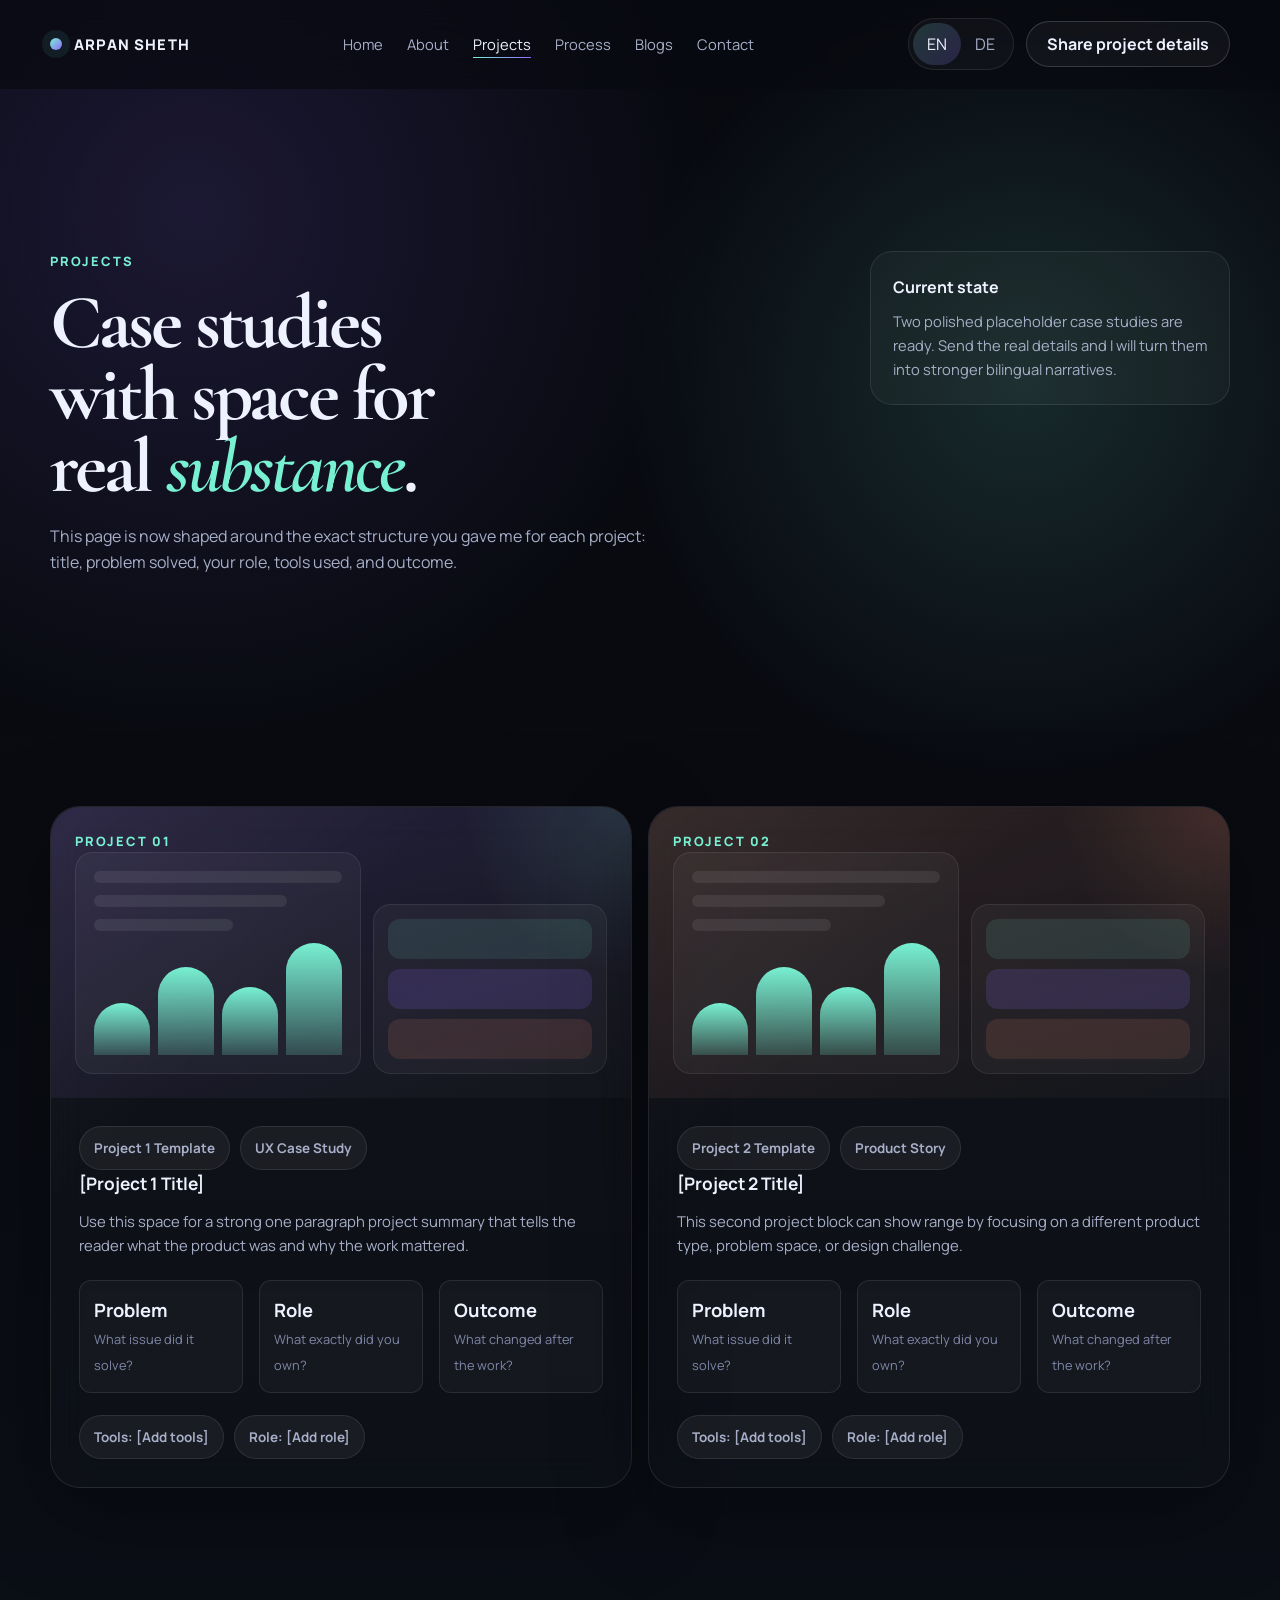
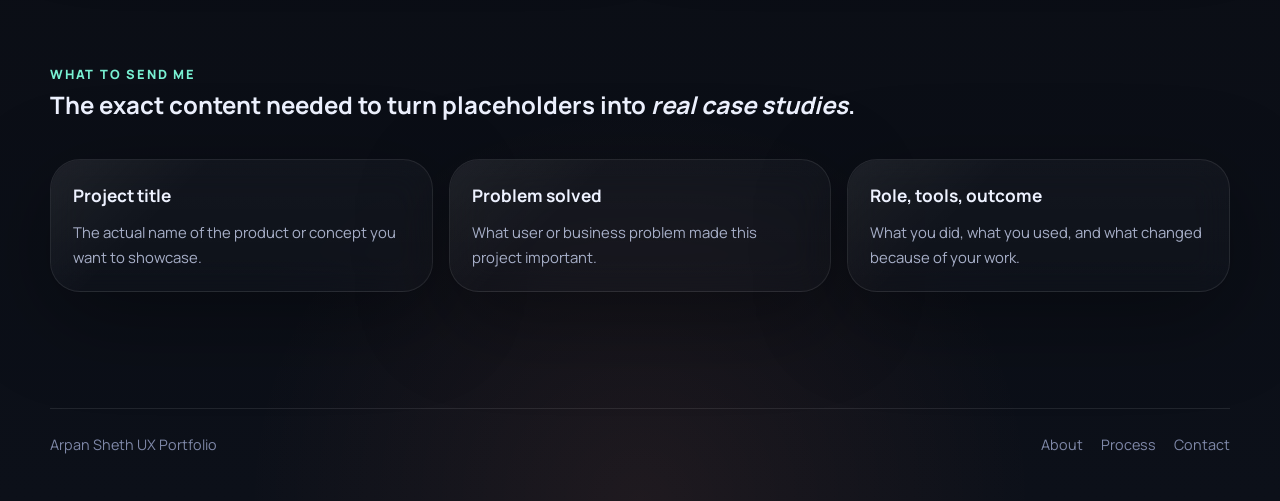
<file: projects.html>
<!DOCTYPE html>
<html lang="en">
<head>
  <meta charset="UTF-8">
  <meta name="viewport" content="width=device-width, initial-scale=1.0">
  <title>Projects | Arpan Sheth UX Portfolio</title>
  <meta name="description" content="Projects page for Arpan Sheth's bilingual UX portfolio.">
  <link rel="preconnect" href="https://fonts.googleapis.com">
  <link rel="preconnect" href="https://fonts.gstatic.com" crossorigin>
  <link
    href="https://fonts.googleapis.com/css2?family=Manrope:wght@400;500;600;700;800&family=Cormorant+Garamond:wght@500;600;700&display=swap"
    rel="stylesheet"
  >
  <link rel="stylesheet" href="styles.css">
</head>
<body>
  <header class="site-header" id="siteHeader">
    <div class="shell">
      <nav class="nav" aria-label="Primary">
        <a class="brand" href="index.html">
          <span class="brand-mark"></span>
          <span>Arpan Sheth</span>
        </a>

        <ul class="nav-links">
          <li><a href="index.html" data-en="Home" data-de="Start">Home</a></li>
          <li><a href="about.html" data-en="About" data-de="Uber mich">About</a></li>
          <li><a class="active" href="projects.html" data-en="Projects" data-de="Projekte">Projects</a></li>
          <li><a href="process.html" data-en="Process" data-de="Prozess">Process</a></li>
          <li><a href="blogs.html" data-en="Blogs" data-de="Blog">Blogs</a></li>
          <li><a href="contact.html" data-en="Contact" data-de="Kontakt">Contact</a></li>
        </ul>

        <div class="nav-actions">
          <div class="lang-switch" aria-label="Language switch">
            <button type="button" data-lang-switch="en">EN</button>
            <button type="button" data-lang-switch="de">DE</button>
          </div>
          <a class="nav-cta" href="contact.html" data-en="Share project details" data-de="Projektdetails senden">Share project details</a>
        </div>
      </nav>
    </div>
  </header>

  <main>
    <section class="page-section">
      <div class="shell">
        <div class="page-hero reveal">
          <div class="page-hero-copy">
            <div class="section-kicker" data-en="Projects" data-de="Projekte">Projects</div>
            <h1
              data-en="Case studies with space for real <em>substance</em>."
              data-de="Case Studies mit genug Raum fur echte <em>Substanz</em>."
            >
              Case studies with space for real <em>substance</em>.
            </h1>
            <p
              class="page-lead"
              data-en="This page is now shaped around the exact structure you gave me for each project: title, problem solved, your role, tools used, and outcome."
              data-de="Diese Seite ist jetzt genau nach der Struktur aufgebaut, die du fur jedes Projekt genannt hast: Titel, gelostes Problem, deine Rolle, verwendete Tools und Ergebnis."
            >
              This page is now shaped around the exact structure you gave me for each project: title, problem solved, your role, tools used, and outcome.
            </p>
          </div>

          <aside class="page-side-card reveal">
            <strong data-en="Current state" data-de="Aktueller Stand">Current state</strong>
            <p data-en="Two polished placeholder case studies are ready. Send the real details and I will turn them into stronger bilingual narratives." data-de="Zwei ausgearbeitete Platzhalter Case Studies sind bereit. Sende die echten Details und ich mache daraus starke zweisprachige Erzahlungen.">Two polished placeholder case studies are ready. Send the real details and I will turn them into stronger bilingual narratives.</p>
          </aside>
        </div>
      </div>
    </section>

    <section class="page-section">
      <div class="shell">
        <div class="case-grid">
          <article class="case-card reveal">
            <div class="case-visual">
              <div class="mini-label" data-en="Project 01" data-de="Projekt 01">Project 01</div>
              <div class="project-ui">
                <div class="screen">
                  <div class="wire"></div>
                  <div class="wire mid"></div>
                  <div class="wire short"></div>
                  <div class="chart"><span></span><span></span><span></span><span></span></div>
                </div>
                <div class="tile-stack">
                  <div class="tile"></div>
                  <div class="tile"></div>
                  <div class="tile"></div>
                </div>
              </div>
            </div>
            <div class="case-body">
              <div class="pill-row">
                <span class="pill" data-en="Project 1 Template" data-de="Projekt 1 Vorlage">Project 1 Template</span>
                <span class="pill" data-en="UX Case Study" data-de="UX Case Study">UX Case Study</span>
              </div>
              <h3 data-en="[Project 1 Title]" data-de="[Projekt 1 Titel]">[Project 1 Title]</h3>
              <p data-en="Use this space for a strong one paragraph project summary that tells the reader what the product was and why the work mattered." data-de="Nutze diesen Bereich fur eine starke Projektzusammenfassung in einem Absatz, die erklart, was das Produkt war und warum die Arbeit wichtig war.">Use this space for a strong one paragraph project summary that tells the reader what the product was and why the work mattered.</p>
              <div class="project-stats">
                <div class="project-stat">
                  <strong data-en="Problem" data-de="Problem">Problem</strong>
                  <span data-en="What issue did it solve?" data-de="Welches Problem wurde gelost?">What issue did it solve?</span>
                </div>
                <div class="project-stat">
                  <strong data-en="Role" data-de="Rolle">Role</strong>
                  <span data-en="What exactly did you own?" data-de="Was hast du genau verantwortet?">What exactly did you own?</span>
                </div>
                <div class="project-stat">
                  <strong data-en="Outcome" data-de="Ergebnis">Outcome</strong>
                  <span data-en="What changed after the work?" data-de="Was hat sich nach der Arbeit verandert?">What changed after the work?</span>
                </div>
              </div>
              <div class="detail-list">
                <span class="detail-chip" data-en="Tools: [Add tools]" data-de="Tools: [Tools hinzufugen]">Tools: [Add tools]</span>
                <span class="detail-chip" data-en="Role: [Add role]" data-de="Rolle: [Rolle hinzufugen]">Role: [Add role]</span>
              </div>
            </div>
          </article>

          <article class="case-card reveal">
            <div class="case-visual warm">
              <div class="mini-label" data-en="Project 02" data-de="Projekt 02">Project 02</div>
              <div class="project-ui">
                <div class="screen">
                  <div class="wire"></div>
                  <div class="wire mid"></div>
                  <div class="wire short"></div>
                  <div class="chart"><span></span><span></span><span></span><span></span></div>
                </div>
                <div class="tile-stack">
                  <div class="tile"></div>
                  <div class="tile"></div>
                  <div class="tile"></div>
                </div>
              </div>
            </div>
            <div class="case-body">
              <div class="pill-row">
                <span class="pill" data-en="Project 2 Template" data-de="Projekt 2 Vorlage">Project 2 Template</span>
                <span class="pill" data-en="Product Story" data-de="Produkt Story">Product Story</span>
              </div>
              <h3 data-en="[Project 2 Title]" data-de="[Projekt 2 Titel]">[Project 2 Title]</h3>
              <p data-en="This second project block can show range by focusing on a different product type, problem space, or design challenge." data-de="Dieser zweite Projektblock kann deine Bandbreite zeigen, indem er einen anderen Produkttyp, Problembereich oder Designfokus darstellt.">This second project block can show range by focusing on a different product type, problem space, or design challenge.</p>
              <div class="project-stats">
                <div class="project-stat">
                  <strong data-en="Problem" data-de="Problem">Problem</strong>
                  <span data-en="What issue did it solve?" data-de="Welches Problem wurde gelost?">What issue did it solve?</span>
                </div>
                <div class="project-stat">
                  <strong data-en="Role" data-de="Rolle">Role</strong>
                  <span data-en="What exactly did you own?" data-de="Was hast du genau verantwortet?">What exactly did you own?</span>
                </div>
                <div class="project-stat">
                  <strong data-en="Outcome" data-de="Ergebnis">Outcome</strong>
                  <span data-en="What changed after the work?" data-de="Was hat sich nach der Arbeit verandert?">What changed after the work?</span>
                </div>
              </div>
              <div class="detail-list">
                <span class="detail-chip" data-en="Tools: [Add tools]" data-de="Tools: [Tools hinzufugen]">Tools: [Add tools]</span>
                <span class="detail-chip" data-en="Role: [Add role]" data-de="Rolle: [Rolle hinzufugen]">Role: [Add role]</span>
              </div>
            </div>
          </article>
        </div>
      </div>
    </section>

    <section class="page-section">
      <div class="shell">
        <div class="section-head reveal">
          <div>
            <div class="section-kicker" data-en="What to Send Me" data-de="Was du mir senden solltest">What to Send Me</div>
            <h2
              data-en="The exact content needed to turn placeholders into <em>real case studies</em>."
              data-de="Die genauen Inhalte, um Platzhalter in <em>echte Case Studies</em> zu verwandeln."
            >
              The exact content needed to turn placeholders into <em>real case studies</em>.
            </h2>
          </div>
        </div>

        <div class="info-grid">
          <article class="info-card reveal">
            <strong data-en="Project title" data-de="Projekttitel">Project title</strong>
            <p data-en="The actual name of the product or concept you want to showcase." data-de="Der echte Name des Produkts oder Konzepts, das du zeigen willst.">The actual name of the product or concept you want to showcase.</p>
          </article>
          <article class="info-card reveal">
            <strong data-en="Problem solved" data-de="Gelostes Problem">Problem solved</strong>
            <p data-en="What user or business problem made this project important." data-de="Welches Nutzer oder Business Problem dieses Projekt wichtig gemacht hat.">What user or business problem made this project important.</p>
          </article>
          <article class="info-card reveal">
            <strong data-en="Role, tools, outcome" data-de="Rolle, Tools, Ergebnis">Role, tools, outcome</strong>
            <p data-en="What you did, what you used, and what changed because of your work." data-de="Was du gemacht hast, was du genutzt hast und was sich durch deine Arbeit verandert hat.">What you did, what you used, and what changed because of your work.</p>
          </article>
        </div>
      </div>
    </section>
  </main>

  <footer class="footer">
    <div class="shell">
      <div class="footer-row">
        <div data-en="Arpan Sheth UX Portfolio" data-de="Arpan Sheth UX Portfolio">Arpan Sheth UX Portfolio</div>
        <div class="footer-links">
          <a href="about.html" data-en="About" data-de="Uber mich">About</a>
          <a href="process.html" data-en="Process" data-de="Prozess">Process</a>
          <a href="contact.html" data-en="Contact" data-de="Kontakt">Contact</a>
        </div>
      </div>
    </div>
  </footer>

  <script src="app.js"></script>
</body>
</html>
</file>
<file: styles.css>
:root {
  --bg: #090b11;
  --bg-soft: #0f1320;
  --panel: rgba(17, 21, 34, 0.78);
  --panel-strong: #141927;
  --panel-solid: #111522;
  --line: rgba(255, 255, 255, 0.09);
  --line-strong: rgba(255, 255, 255, 0.16);
  --text: #eef2ff;
  --muted: #a7afc8;
  --soft: #7f88a8;
  --accent: #78f0d2;
  --accent-2: #8f6bff;
  --accent-3: #ff8c6b;
  --accent-fade: rgba(120, 240, 210, 0.12);
  --shadow: 0 24px 90px rgba(0, 0, 0, 0.34);
  --radius-xl: 30px;
  --radius-lg: 22px;
  --radius-md: 16px;
  --radius-sm: 12px;
  --max: 1180px;
  --sans: "Manrope", sans-serif;
  --serif: "Cormorant Garamond", serif;
  --ease: cubic-bezier(0.22, 1, 0.36, 1);
}

* {
  box-sizing: border-box;
  margin: 0;
  padding: 0;
}

html {
  scroll-behavior: smooth;
}

body {
  min-height: 100vh;
  background:
    radial-gradient(circle at 15% 10%, rgba(143, 107, 255, 0.15), transparent 24%),
    radial-gradient(circle at 80% 18%, rgba(120, 240, 210, 0.14), transparent 20%),
    radial-gradient(circle at 50% 100%, rgba(255, 140, 107, 0.08), transparent 18%),
    linear-gradient(180deg, #07090f 0%, #090b11 42%, #0c1019 100%);
  color: var(--text);
  font-family: var(--sans);
  line-height: 1.65;
}

body::before {
  content: "";
  position: fixed;
  inset: 0;
  pointer-events: none;
  opacity: 0.25;
  background-image:
    linear-gradient(rgba(255, 255, 255, 0.022) 1px, transparent 1px),
    linear-gradient(90deg, rgba(255, 255, 255, 0.022) 1px, transparent 1px);
  background-size: 40px 40px;
  mask-image: radial-gradient(circle at center, black 34%, transparent 84%);
}

a {
  color: inherit;
  text-decoration: none;
}

button,
input,
textarea {
  font: inherit;
}

.shell {
  width: min(var(--max), calc(100% - 40px));
  margin: 0 auto;
}

.site-header {
  position: sticky;
  top: 0;
  z-index: 30;
  background: rgba(9, 11, 17, 0.72);
  backdrop-filter: blur(18px);
  border-bottom: 1px solid transparent;
  transition: border-color 0.3s ease, background 0.3s ease;
}

.site-header.scrolled {
  background: rgba(9, 11, 17, 0.9);
  border-color: var(--line);
}

.nav {
  display: flex;
  align-items: center;
  justify-content: space-between;
  gap: 20px;
  padding: 18px 0;
}

.brand {
  display: inline-flex;
  align-items: center;
  gap: 12px;
  font-size: 0.92rem;
  font-weight: 800;
  letter-spacing: 0.08em;
  text-transform: uppercase;
}

.brand-mark {
  width: 12px;
  height: 12px;
  border-radius: 999px;
  background: linear-gradient(135deg, var(--accent), var(--accent-2));
  box-shadow: 0 0 0 8px rgba(120, 240, 210, 0.08);
}

.nav-links {
  display: flex;
  list-style: none;
  gap: 24px;
  color: var(--muted);
  font-size: 0.92rem;
}

.nav-links a {
  position: relative;
  padding-bottom: 4px;
  transition: color 0.25s ease;
}

.nav-links a::after {
  content: "";
  position: absolute;
  left: 0;
  bottom: 0;
  width: 100%;
  height: 1px;
  background: linear-gradient(90deg, var(--accent), var(--accent-2));
  transform: scaleX(0);
  transform-origin: left;
  transition: transform 0.3s var(--ease);
}

.nav-links a:hover,
.nav-links a.active {
  color: var(--text);
}

.nav-links a:hover::after,
.nav-links a.active::after {
  transform: scaleX(1);
}

.nav-actions {
  display: flex;
  align-items: center;
  gap: 12px;
}

.lang-switch {
  display: inline-flex;
  padding: 4px;
  border: 1px solid var(--line);
  border-radius: 999px;
  background: rgba(255, 255, 255, 0.03);
}

.lang-switch button {
  min-width: 48px;
  padding: 8px 12px;
  border: 0;
  border-radius: 999px;
  color: var(--muted);
  background: transparent;
  cursor: pointer;
  transition: background 0.25s ease, color 0.25s ease;
}

.lang-switch button.active {
  color: var(--text);
  background: linear-gradient(135deg, rgba(120, 240, 210, 0.18), rgba(143, 107, 255, 0.2));
}

.nav-cta,
.button {
  display: inline-flex;
  align-items: center;
  justify-content: center;
  gap: 10px;
  min-height: 46px;
  padding: 0 20px;
  border-radius: 999px;
  border: 1px solid transparent;
  font-weight: 700;
  transition: transform 0.25s var(--ease), border-color 0.25s ease, background 0.25s ease;
}

.nav-cta:hover,
.button:hover {
  transform: translateY(-2px);
}

.nav-cta {
  border-color: var(--line-strong);
  background: rgba(255, 255, 255, 0.04);
  color: var(--text);
}

.button.primary {
  color: #061018;
  background: linear-gradient(135deg, var(--accent), #9af5de);
  box-shadow: 0 18px 40px rgba(120, 240, 210, 0.18);
}

.button.secondary {
  border-color: var(--line-strong);
  background: rgba(255, 255, 255, 0.05);
  color: var(--text);
}

.button.ghost {
  border-color: rgba(255, 255, 255, 0.16);
  background: rgba(255, 255, 255, 0.03);
  color: var(--muted);
}

.hero {
  padding: 84px 0 72px;
}

.hero-grid {
  display: grid;
  grid-template-columns: 1.08fr 0.92fr;
  gap: 26px;
}

.hero-copy,
.hero-panel,
.surface-card,
.project-card,
.article-card,
.timeline-card,
.contact-card,
.contact-form,
.info-card,
.metric-card,
.quote-card,
.blog-card,
.case-card {
  border: 1px solid var(--line);
  border-radius: var(--radius-xl);
  background: linear-gradient(180deg, rgba(255, 255, 255, 0.03), rgba(255, 255, 255, 0.015));
  box-shadow: var(--shadow);
  backdrop-filter: blur(18px);
}

.hero-copy {
  padding: 54px;
  position: relative;
  overflow: hidden;
}

.hero-copy::before,
.hero-panel::before,
.surface-card::before,
.project-card::before,
.article-card::before,
.timeline-card::before,
.contact-card::before,
.contact-form::before,
.info-card::before,
.metric-card::before,
.quote-card::before,
.blog-card::before,
.case-card::before {
  content: "";
  position: absolute;
  inset: 0;
  border-radius: inherit;
  pointer-events: none;
  background: linear-gradient(135deg, rgba(255, 255, 255, 0.06), transparent 32%);
  opacity: 0.9;
}

.hero-copy > *,
.hero-panel > *,
.surface-card > *,
.project-card > *,
.article-card > *,
.timeline-card > *,
.contact-card > *,
.contact-form > *,
.info-card > *,
.metric-card > *,
.quote-card > *,
.blog-card > *,
.case-card > * {
  position: relative;
  z-index: 1;
}

.eyebrow,
.section-kicker,
.mini-label {
  color: var(--accent);
  font-size: 0.8rem;
  font-weight: 800;
  letter-spacing: 0.14em;
  text-transform: uppercase;
}

.eyebrow {
  display: inline-flex;
  align-items: center;
  gap: 12px;
  margin-bottom: 20px;
}

.eyebrow::before {
  content: "";
  width: 42px;
  height: 1px;
  background: currentColor;
}

.hero h1,
.page-hero h1,
.section h2,
.cta-band h2 {
  font-family: var(--serif);
  letter-spacing: -0.04em;
  line-height: 0.94;
}

.hero h1 {
  max-width: 10ch;
  margin-bottom: 20px;
  font-size: clamp(3.5rem, 7vw, 6.4rem);
}

.hero h1 em,
.page-hero h1 em,
.section h2 em,
.cta-band h2 em {
  color: var(--accent);
  font-style: italic;
  font-weight: 600;
}

.hero-lead,
.page-lead,
.section-intro,
.body-copy,
.muted-copy {
  color: var(--muted);
}

.hero-lead {
  max-width: 56ch;
  margin-bottom: 28px;
  font-size: 1.05rem;
}

.hero-actions,
.cta-actions,
.page-hero-actions {
  display: flex;
  flex-wrap: wrap;
  gap: 14px;
}

.hero-proof,
.metric-grid,
.project-stats,
.project-grid,
.writing-grid,
.timeline-grid,
.skills-grid,
.info-grid,
.blog-grid,
.case-grid {
  display: grid;
  gap: 16px;
}

.hero-proof {
  grid-template-columns: repeat(3, minmax(0, 1fr));
  margin-top: 38px;
}

.proof-card,
.metric-card {
  padding: 18px;
  border: 1px solid var(--line);
  border-radius: var(--radius-md);
  background: rgba(255, 255, 255, 0.03);
}

.proof-value,
.metric-value {
  font-family: var(--serif);
  font-size: 2rem;
  line-height: 1;
}

.proof-label,
.metric-label {
  margin-top: 10px;
  color: var(--soft);
  font-size: 0.84rem;
}

.hero-panel {
  position: relative;
  overflow: hidden;
  padding: 26px;
}

.panel-stack {
  display: grid;
  gap: 18px;
  height: 100%;
}

.panel-highlight,
.surface-card,
.info-card,
.quote-card {
  position: relative;
  overflow: hidden;
  padding: 26px;
}

.panel-highlight {
  min-height: 300px;
  border: 1px solid var(--line);
  border-radius: var(--radius-lg);
  background:
    radial-gradient(circle at top right, rgba(120, 240, 210, 0.12), transparent 28%),
    linear-gradient(180deg, rgba(255, 255, 255, 0.05), rgba(255, 255, 255, 0.025));
}

.panel-title {
  margin-top: 10px;
  font-size: 1.55rem;
  font-weight: 700;
  line-height: 1.15;
}

.panel-copy {
  margin-top: 14px;
  color: var(--muted);
}

.signal-list {
  display: grid;
  gap: 12px;
  margin-top: 28px;
}

.signal-item {
  display: flex;
  align-items: baseline;
  justify-content: space-between;
  gap: 14px;
  padding-bottom: 12px;
  border-bottom: 1px solid rgba(255, 255, 255, 0.08);
  color: var(--muted);
  font-size: 0.92rem;
}

.signal-item strong {
  color: var(--text);
}

.panel-grid {
  display: grid;
  grid-template-columns: 1fr 1fr;
  gap: 18px;
}

.snapshot {
  padding: 22px;
  border: 1px solid var(--line);
  border-radius: var(--radius-lg);
  background: rgba(255, 255, 255, 0.03);
}

.snapshot strong {
  display: block;
  margin: 12px 0 8px;
  font-size: 1.02rem;
}

.snapshot p {
  color: var(--muted);
  font-size: 0.92rem;
}

.section,
.page-section {
  padding: 88px 0;
}

.section-head,
.page-hero {
  display: flex;
  justify-content: space-between;
  gap: 24px;
}

.section-head {
  align-items: end;
  margin-bottom: 34px;
}

.section h2 {
  max-width: 14ch;
  font-size: clamp(2.5rem, 4.6vw, 4rem);
}

.section-intro {
  max-width: 52ch;
  font-size: 0.98rem;
}

.section-link {
  color: var(--accent);
  font-size: 0.86rem;
  font-weight: 800;
  letter-spacing: 0.08em;
  text-transform: uppercase;
}

.page-hero {
  align-items: start;
  padding: 74px 0 28px;
}

.page-hero-copy {
  max-width: 760px;
}

.page-hero h1 {
  max-width: 11ch;
  margin: 14px 0 20px;
  font-size: clamp(3rem, 6vw, 5.6rem);
}

.page-lead {
  max-width: 60ch;
  margin-bottom: 26px;
  font-size: 1rem;
}

.page-side-card {
  min-width: 280px;
  max-width: 360px;
  padding: 22px;
  border: 1px solid var(--line);
  border-radius: var(--radius-lg);
  background: rgba(255, 255, 255, 0.03);
}

.page-side-card strong {
  display: block;
  margin-bottom: 8px;
}

.page-side-card p {
  color: var(--muted);
  font-size: 0.92rem;
}

.marquee {
  display: grid;
  grid-template-columns: repeat(4, minmax(0, 1fr));
  gap: 14px;
}

.marquee-card {
  padding: 18px 20px;
  border: 1px solid var(--line);
  border-radius: var(--radius-md);
  background: rgba(255, 255, 255, 0.03);
}

.marquee-card strong {
  display: block;
  margin-bottom: 8px;
}

.marquee-card p {
  color: var(--muted);
  font-size: 0.92rem;
}

.about-grid {
  display: grid;
  grid-template-columns: 0.9fr 1.1fr;
  gap: 24px;
}

.portrait-card {
  position: relative;
  min-height: 540px;
  overflow: hidden;
  padding: 28px;
}

.portrait-card::after {
  content: "";
  position: absolute;
  inset: 24px;
  border-radius: 24px;
  border: 1px solid rgba(255, 255, 255, 0.08);
}

.portrait-fill {
  position: absolute;
  inset: 0;
  background:
    radial-gradient(circle at 20% 22%, rgba(120, 240, 210, 0.16), transparent 22%),
    radial-gradient(circle at 78% 24%, rgba(143, 107, 255, 0.22), transparent 20%),
    linear-gradient(160deg, #101627, #0c1019 48%, #11182c);
}

.portrait-caption {
  position: relative;
  z-index: 1;
  max-width: 25ch;
  margin-top: auto;
  padding: 20px 22px;
  border: 1px solid var(--line);
  border-radius: var(--radius-md);
  background: rgba(255, 255, 255, 0.04);
}

.portrait-caption strong {
  display: block;
  margin-bottom: 8px;
  font-size: 1.08rem;
}

.surface-card {
  position: relative;
  overflow: hidden;
}

.surface-card.pad-lg {
  padding: 34px;
}

.surface-card.pad-md {
  padding: 26px;
}

.surface-card p + p {
  margin-top: 14px;
}

.tag-cluster,
.pill-row,
.contact-list,
.detail-list {
  display: flex;
  flex-wrap: wrap;
  gap: 10px;
}

.tag,
.pill,
.detail-chip {
  padding: 10px 14px;
  border: 1px solid var(--line);
  border-radius: 999px;
  background: rgba(255, 255, 255, 0.05);
  color: var(--muted);
  font-size: 0.84rem;
  font-weight: 700;
}

.principles,
.timeline-grid,
.skills-grid,
.info-grid,
.metric-grid,
.blog-grid {
  grid-template-columns: repeat(3, minmax(0, 1fr));
}

.principle,
.timeline-card,
.info-card,
.metric-card,
.blog-card {
  position: relative;
  overflow: hidden;
  padding: 22px;
}

.principle strong,
.timeline-card h3,
.info-card strong,
.blog-card h3,
.case-card h3,
.article-card h3,
.project-card h3 {
  display: block;
  margin-bottom: 10px;
  font-size: 1.08rem;
}

.principle p,
.timeline-card p,
.info-card p,
.blog-card p,
.article-card p,
.project-card p,
.case-card p {
  color: var(--muted);
  font-size: 0.93rem;
}

.project-grid,
.case-grid {
  grid-template-columns: repeat(2, minmax(0, 1fr));
}

.project-card,
.case-card,
.article-card {
  position: relative;
  overflow: hidden;
}

.project-visual,
.case-visual {
  min-height: 260px;
  padding: 24px;
  display: grid;
  align-content: space-between;
  background:
    radial-gradient(circle at top right, rgba(120, 240, 210, 0.12), transparent 26%),
    linear-gradient(160deg, rgba(143, 107, 255, 0.16), rgba(255, 255, 255, 0.02));
}

.project-visual.warm,
.case-visual.warm {
  background:
    radial-gradient(circle at top right, rgba(255, 140, 107, 0.15), transparent 26%),
    linear-gradient(160deg, rgba(255, 140, 107, 0.12), rgba(255, 255, 255, 0.02));
}

.project-ui {
  display: grid;
  grid-template-columns: 1.1fr 0.9fr;
  gap: 12px;
  align-items: end;
}

.screen,
.tile-stack {
  border: 1px solid rgba(255, 255, 255, 0.08);
  border-radius: 18px;
  background: rgba(255, 255, 255, 0.04);
}

.screen {
  min-height: 170px;
  padding: 18px;
  display: grid;
  gap: 12px;
}

.wire {
  height: 12px;
  border-radius: 999px;
  background: rgba(255, 255, 255, 0.08);
}

.wire.short {
  width: 56%;
}

.wire.mid {
  width: 78%;
}

.chart {
  display: grid;
  grid-template-columns: repeat(4, minmax(0, 1fr));
  gap: 8px;
  align-items: end;
  margin-top: auto;
}

.chart span {
  border-radius: 999px 999px 0 0;
  background: linear-gradient(180deg, var(--accent), rgba(120, 240, 210, 0.2));
}

.chart span:nth-child(1) { height: 52px; }
.chart span:nth-child(2) { height: 88px; }
.chart span:nth-child(3) { height: 68px; }
.chart span:nth-child(4) { height: 112px; }

.tile-stack {
  min-height: 170px;
  padding: 14px;
  display: grid;
  gap: 10px;
}

.tile {
  border-radius: 12px;
  background: rgba(120, 240, 210, 0.1);
}

.tile:nth-child(2) {
  background: rgba(143, 107, 255, 0.16);
}

.tile:nth-child(3) {
  background: rgba(255, 140, 107, 0.12);
}

.project-body,
.case-body,
.article-body {
  padding: 28px;
}

.project-stats {
  grid-template-columns: repeat(3, minmax(0, 1fr));
  margin: 22px 0;
}

.project-stat {
  padding: 14px;
  border: 1px solid var(--line);
  border-radius: var(--radius-sm);
  background: rgba(255, 255, 255, 0.03);
}

.project-stat strong {
  display: block;
  font-size: 1.15rem;
}

.project-stat span {
  color: var(--soft);
  font-size: 0.8rem;
}

.project-link,
.text-link {
  display: inline-flex;
  align-items: center;
  gap: 10px;
  color: var(--accent);
  font-size: 0.86rem;
  font-weight: 800;
  letter-spacing: 0.07em;
  text-transform: uppercase;
}

.timeline-grid {
  grid-template-columns: repeat(4, minmax(0, 1fr));
}

.timeline-card .step {
  display: inline-flex;
  align-items: center;
  justify-content: center;
  width: 40px;
  height: 40px;
  margin-bottom: 18px;
  border-radius: 999px;
  background: rgba(120, 240, 210, 0.12);
  color: var(--accent);
  font-weight: 800;
}

.article-card,
.blog-card {
  padding: 24px;
}

.article-type,
.blog-type {
  margin-bottom: 14px;
  color: var(--accent);
  font-size: 0.76rem;
  font-weight: 800;
  letter-spacing: 0.12em;
  text-transform: uppercase;
}

.article-meta,
.blog-meta {
  display: flex;
  flex-wrap: wrap;
  gap: 12px;
  margin-top: 18px;
  color: var(--soft);
  font-size: 0.8rem;
}

.cta-band {
  position: relative;
  overflow: hidden;
  padding: 36px;
  border: 1px solid var(--line);
  border-radius: var(--radius-xl);
  background:
    radial-gradient(circle at top right, rgba(120, 240, 210, 0.12), transparent 24%),
    linear-gradient(145deg, rgba(16, 20, 34, 0.96), rgba(18, 25, 40, 0.96));
  box-shadow: var(--shadow);
}

.cta-band h2 {
  max-width: 12ch;
  margin-bottom: 12px;
  font-size: clamp(2.4rem, 4.6vw, 3.8rem);
}

.cta-band p {
  max-width: 60ch;
  color: var(--muted);
}

.cta-actions {
  margin-top: 24px;
}

.contact-grid {
  display: grid;
  grid-template-columns: 0.88fr 1.12fr;
  gap: 24px;
}

.contact-card,
.contact-form {
  position: relative;
  overflow: hidden;
  padding: 30px;
}

.contact-card h3,
.contact-form h3 {
  margin-bottom: 12px;
  font-size: 1.34rem;
}

.contact-card p,
.contact-form p {
  color: var(--muted);
}

.contact-list {
  display: grid;
  gap: 14px;
  margin-top: 24px;
}

.contact-item {
  padding: 16px 18px;
  border: 1px solid var(--line);
  border-radius: var(--radius-md);
  background: rgba(255, 255, 255, 0.03);
}

.contact-item strong {
  display: block;
  margin-bottom: 6px;
  font-size: 0.94rem;
}

.contact-item span {
  color: var(--muted);
  font-size: 0.9rem;
}

.form-grid {
  display: grid;
  grid-template-columns: repeat(2, minmax(0, 1fr));
  gap: 16px;
  margin-top: 24px;
}

.field {
  display: grid;
  gap: 8px;
}

.field.full {
  grid-column: 1 / -1;
}

label {
  color: var(--muted);
  font-size: 0.86rem;
  font-weight: 700;
}

input,
textarea {
  width: 100%;
  border: 1px solid var(--line);
  border-radius: 16px;
  padding: 14px 16px;
  background: rgba(255, 255, 255, 0.03);
  color: var(--text);
}

textarea {
  min-height: 150px;
  resize: vertical;
}

input:focus,
textarea:focus {
  outline: 2px solid rgba(120, 240, 210, 0.16);
  border-color: rgba(120, 240, 210, 0.32);
}

.footer {
  padding: 28px 0 44px;
}

.footer-row {
  display: flex;
  align-items: center;
  justify-content: space-between;
  gap: 18px;
  padding-top: 24px;
  border-top: 1px solid var(--line);
  color: var(--soft);
  font-size: 0.9rem;
}

.footer-links {
  display: flex;
  flex-wrap: wrap;
  gap: 18px;
}

.reveal {
  opacity: 0;
  transform: translateY(26px);
  transition: opacity 0.8s var(--ease), transform 0.8s var(--ease);
}

.reveal.visible {
  opacity: 1;
  transform: translateY(0);
}

@media (max-width: 1080px) {
  .hero-grid,
  .page-hero,
  .about-grid,
  .contact-grid {
    grid-template-columns: 1fr;
  }

  .page-side-card {
    max-width: none;
  }

  .project-grid,
  .case-grid,
  .writing-grid,
  .blog-grid,
  .principles,
  .skills-grid,
  .info-grid,
  .timeline-grid,
  .marquee {
    grid-template-columns: repeat(2, minmax(0, 1fr));
  }
}

@media (max-width: 760px) {
  .shell {
    width: min(var(--max), calc(100% - 26px));
  }

  .nav {
    flex-wrap: wrap;
    justify-content: center;
  }

  .nav-links {
    order: 3;
    width: 100%;
    justify-content: center;
    flex-wrap: wrap;
    gap: 12px 18px;
  }

  .nav-actions {
    width: 100%;
    justify-content: center;
    flex-wrap: wrap;
  }

  .hero,
  .section,
  .page-section {
    padding: 68px 0;
  }

  .hero-copy,
  .hero-panel,
  .surface-card.pad-lg,
  .surface-card.pad-md,
  .contact-card,
  .contact-form,
  .cta-band,
  .project-body,
  .case-body,
  .article-card,
  .blog-card {
    padding: 24px;
  }

  .hero h1,
  .page-hero h1,
  .section h2,
  .cta-band h2 {
    max-width: none;
  }

  .hero-proof,
  .project-grid,
  .case-grid,
  .writing-grid,
  .blog-grid,
  .principles,
  .skills-grid,
  .info-grid,
  .timeline-grid,
  .marquee,
  .panel-grid,
  .project-stats,
  .form-grid {
    grid-template-columns: 1fr;
  }

  .section-head {
    flex-direction: column;
    align-items: start;
  }

  .project-ui {
    grid-template-columns: 1fr;
  }

  .footer-row {
    flex-direction: column;
    align-items: start;
  }
}
</file>
